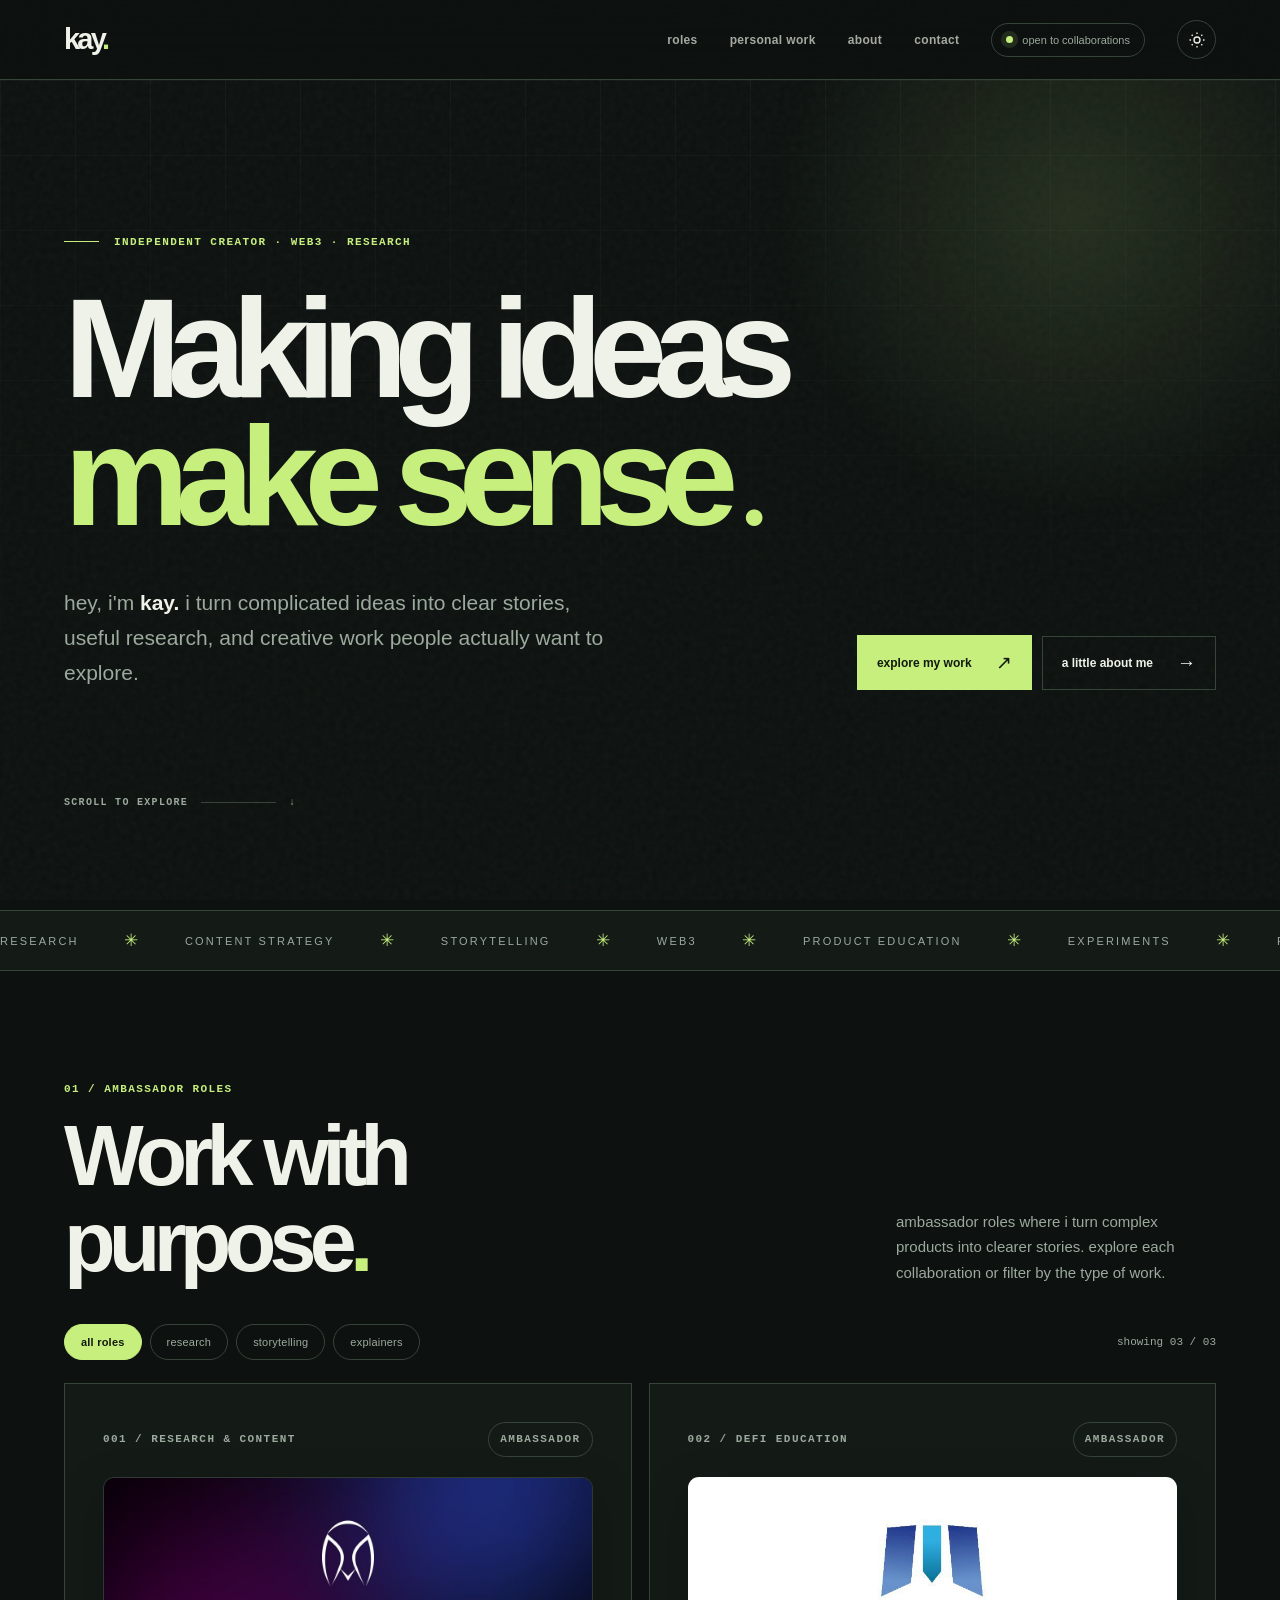
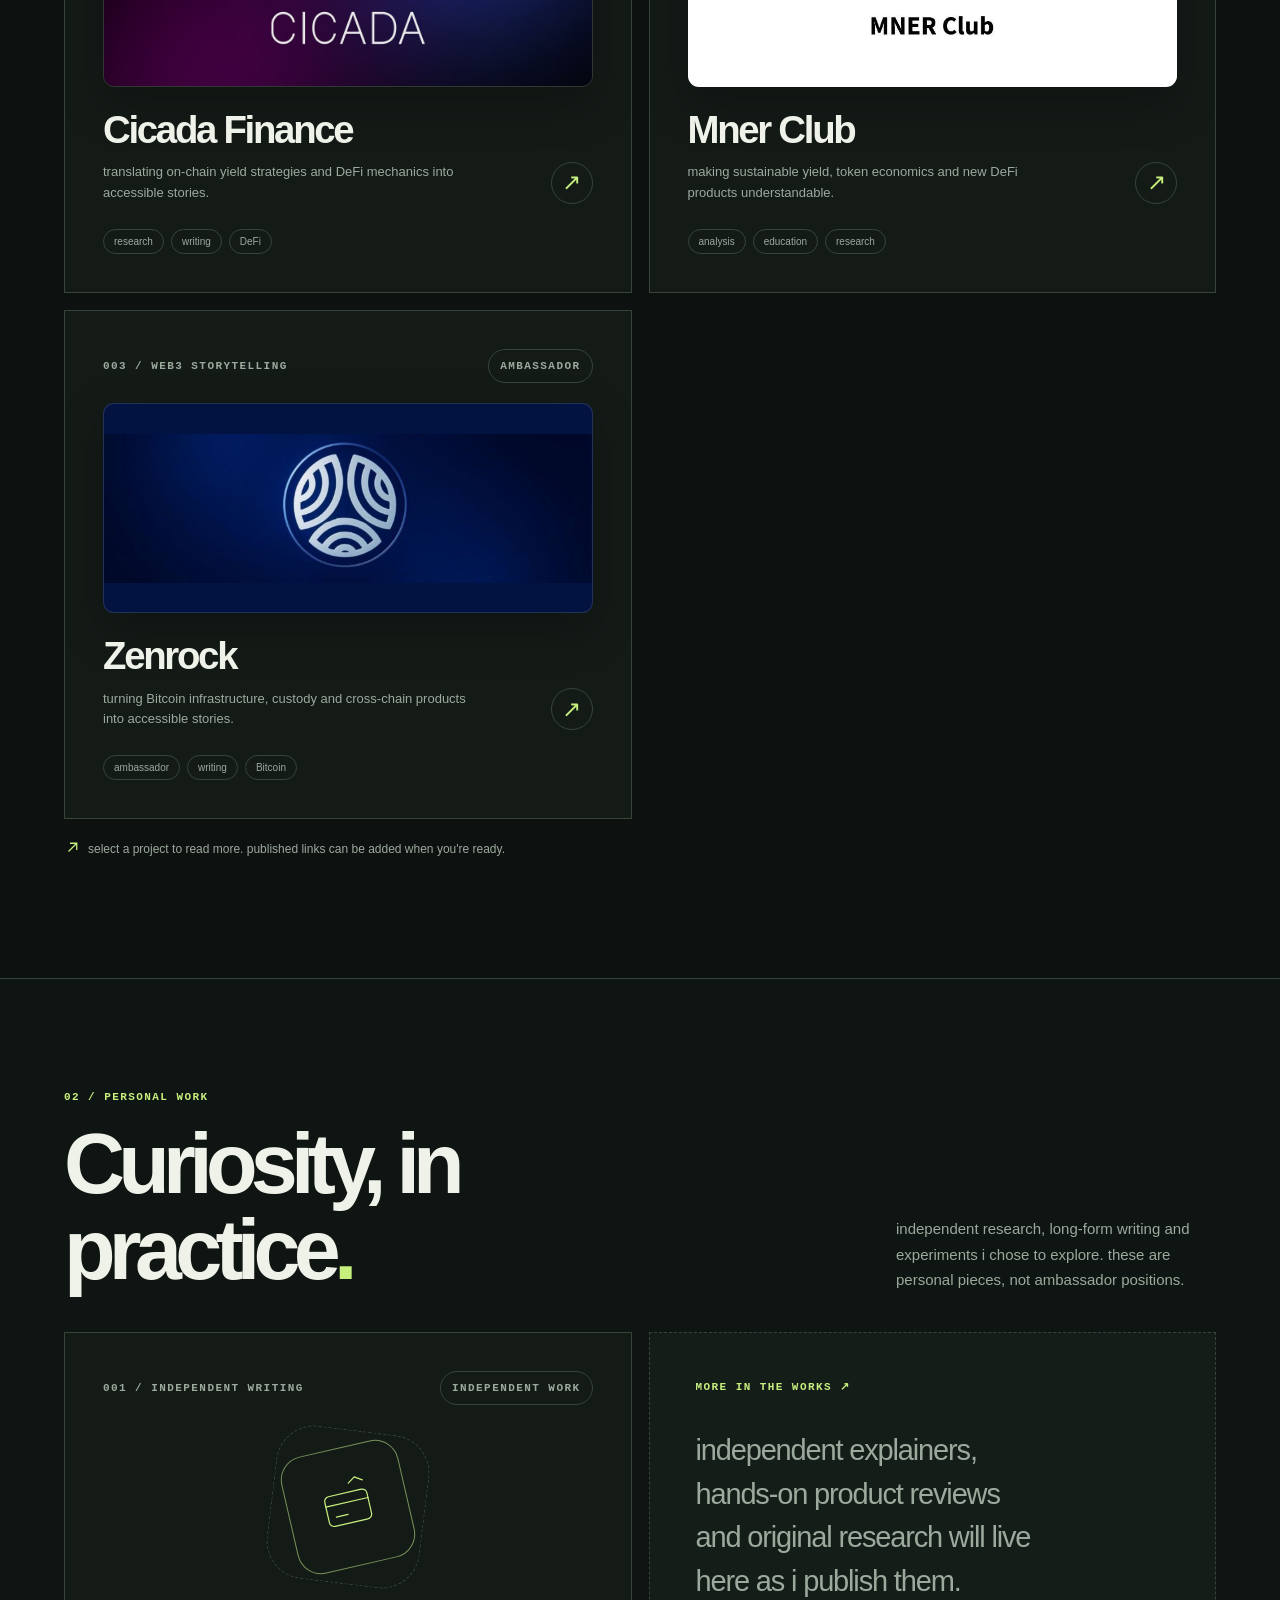
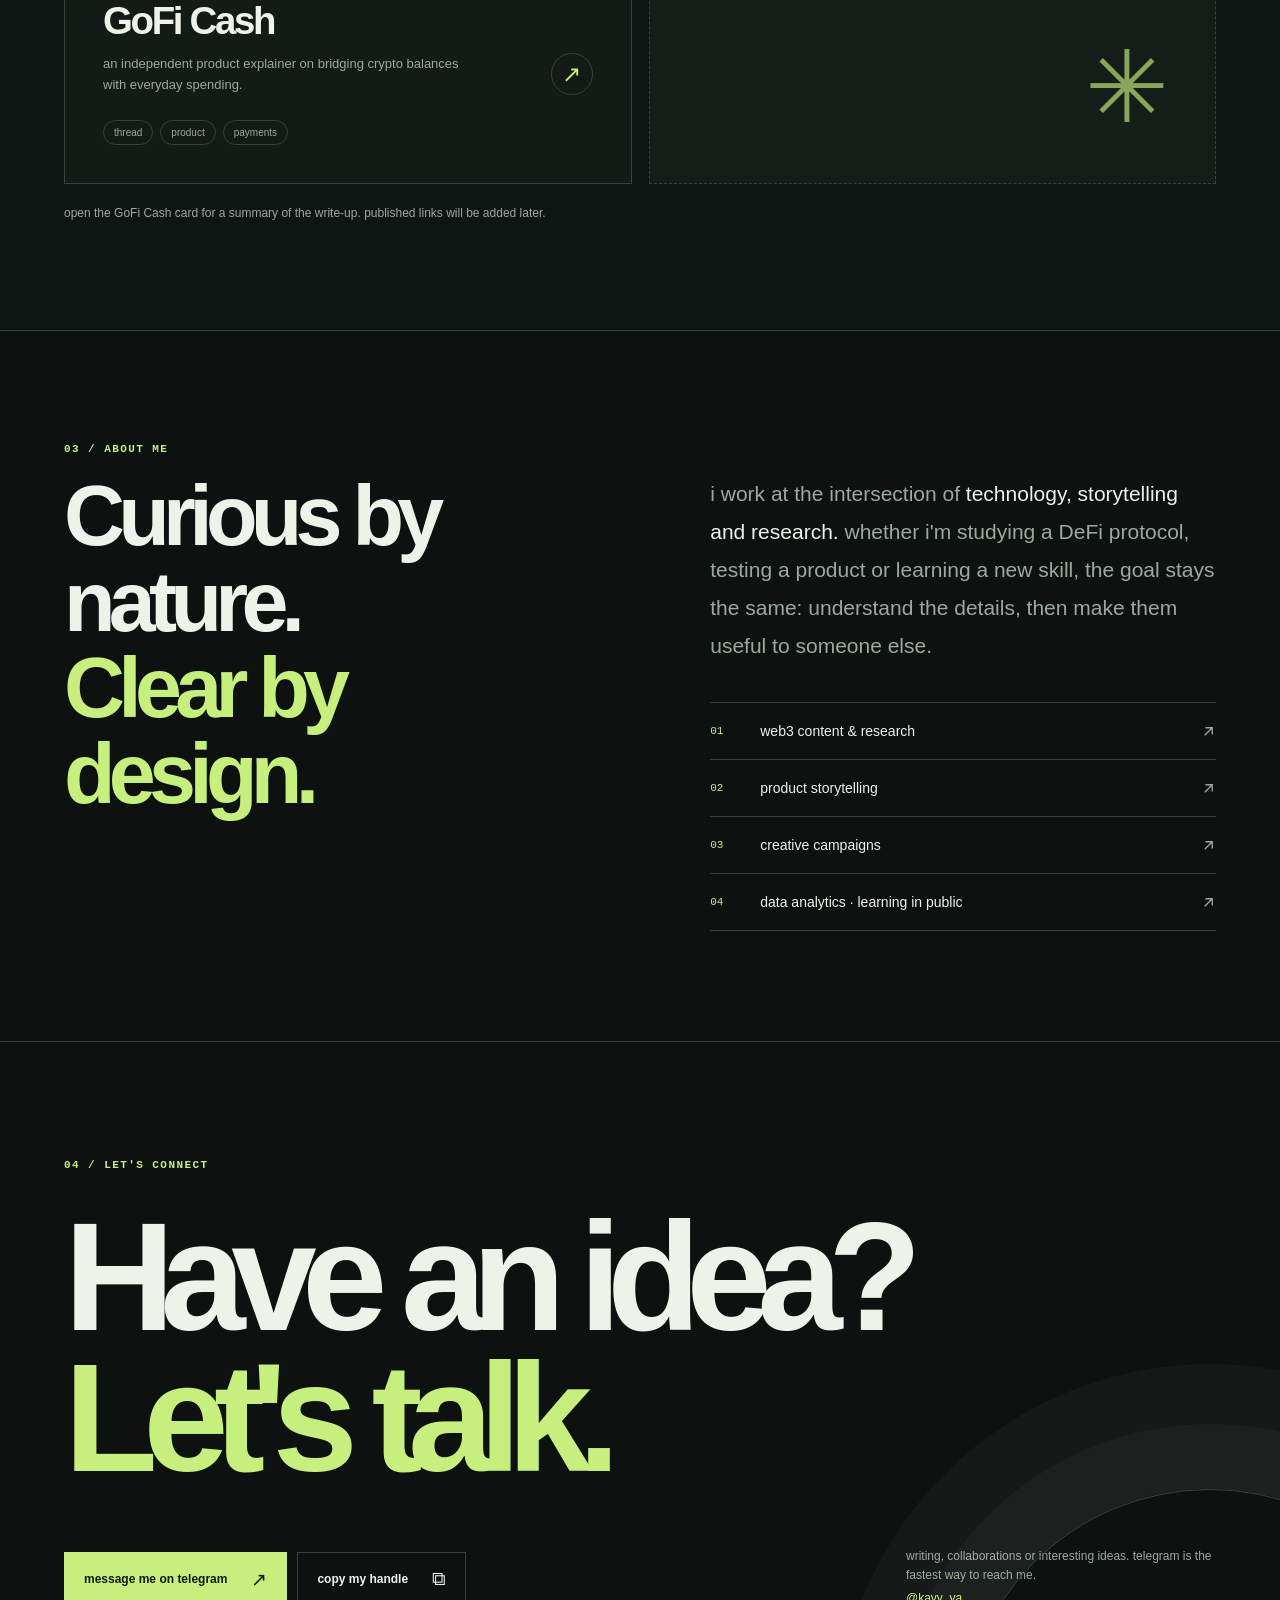
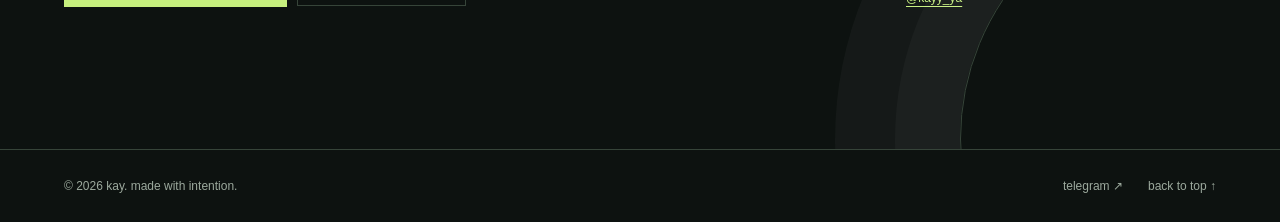
<file: index.html>
<!doctype html>
<html lang="en">
<head>
  <meta charset="utf-8">
  <meta name="viewport" content="width=device-width, initial-scale=1">
  <meta name="description" content="Kay — Web3 writer, researcher and creative storyteller. Explore selected work, ideas and collaborations.">
  <meta name="theme-color" content="#0d1210">
  <title>Kay — Making ideas make sense.</title>
  <style>
    :root{color-scheme:dark;--bg:#0d1210;--surface:#141b17;--surface-2:#1b261f;--text:#eef2e8;--muted:#9ca99d;--line:#364439;--accent:#c6ef7e;--accent-text:#12190d;--shadow:0 25px 80px #0005;--grid:#ffffff08}
    :root[data-theme="light"]{color-scheme:light;--bg:#f3f3ea;--surface:#fffef8;--surface-2:#e8eddf;--text:#1a271d;--muted:#617062;--line:#c5d0c1;--accent:#597d29;--accent-text:#fff;--shadow:0 25px 80px #1b291b24;--grid:#1830190a}
    *,*::before,*::after{box-sizing:border-box}html{scroll-behavior:smooth;scroll-padding-top:95px}body{margin:0;background:var(--bg);color:var(--text);font-family:Inter,"Segoe UI",Arial,sans-serif;-webkit-font-smoothing:antialiased;overflow-x:hidden;transition:background .35s,color .35s}button,a{font:inherit}a{color:inherit;text-decoration:none}button{cursor:pointer}button:focus-visible,a:focus-visible{outline:3px solid var(--accent);outline-offset:4px}::selection{background:var(--accent);color:var(--accent-text)}.container{max-width:1340px;margin:auto;padding-inline:clamp(22px,5vw,76px)}.mono{font:600 11px/1.5 "Courier New",monospace;letter-spacing:.13em;text-transform:uppercase}.muted{color:var(--muted)}.accent{color:var(--accent)}.progress{position:fixed;top:0;left:0;height:3px;width:0;background:var(--accent);z-index:100;transition:width .1s linear}.grain{position:fixed;inset:0;pointer-events:none;z-index:1;opacity:.16;background-image:url("data:image/svg+xml,%3Csvg viewBox='0 0 180 180' xmlns='http://www.w3.org/2000/svg'%3E%3Cfilter id='n'%3E%3CfeTurbulence type='fractalNoise' baseFrequency='.8' numOctaves='3' stitchTiles='stitch'/%3E%3C/filter%3E%3Crect width='100%25' height='100%25' filter='url(%23n)' opacity='.24'/%3E%3C/svg%3E")}.site-header{position:sticky;top:0;z-index:60;backdrop-filter:blur(24px);-webkit-backdrop-filter:blur(24px);border-bottom:1px solid var(--line);background:color-mix(in srgb,var(--bg) 88%,transparent)}.navbar{height:79px;display:flex;align-items:center;justify-content:space-between;gap:22px}.brand{font-size:29px;letter-spacing:-.095em;font-weight:850;line-height:1}.brand span{color:var(--accent)}.nav-right,.nav-links{display:flex;gap:clamp(14px,2.5vw,35px);align-items:center}.nav-links a{font-size:12px;font-weight:650;letter-spacing:.03em;position:relative;opacity:.68;transition:opacity .2s}.nav-links a:hover,.nav-links a.active{opacity:1}.nav-links a.active::after{content:"";position:absolute;width:5px;height:5px;bottom:-11px;left:calc(50% - 2px);border-radius:50%;background:var(--accent)}.icon-btn{display:inline-grid;place-items:center;width:39px;height:39px;background:transparent;border:1px solid var(--line);border-radius:50%;color:var(--text);transition:transform .2s,background .2s}.icon-btn:hover{transform:rotate(12deg);background:var(--surface-2)}.icon-btn svg{width:18px;height:18px;stroke:currentColor;fill:none;stroke-width:1.8}.available{display:flex;align-items:center;gap:9px;border:1px solid var(--line);border-radius:100px;padding:10px 14px;white-space:nowrap;font-size:11px;color:var(--muted)}.pulse{height:7px;width:7px;background:var(--accent);border-radius:50%;box-shadow:0 0 0 5px color-mix(in srgb,var(--accent) 12%,transparent);animation:pulse 2.2s ease-in-out infinite}
    .hero{position:relative;padding-top:clamp(90px,12vw,160px);padding-bottom:100px;min-height:680px;overflow:hidden}.hero::before{content:"";position:absolute;inset:0;opacity:1;pointer-events:none;background-image:linear-gradient(var(--grid) 1px,transparent 1px),linear-gradient(90deg,var(--grid) 1px,transparent 1px);background-size:75px 75px;mask-image:linear-gradient(to bottom,#000,transparent 85%)}.hero-glow{position:absolute;pointer-events:none;top:-190px;right:-120px;width:650px;height:650px;background:radial-gradient(circle,color-mix(in srgb,var(--accent) 13%,transparent),transparent 67%);transform:translate3d(var(--gx,0px),var(--gy,0px),0);transition:transform .32s ease-out}.hero-content{position:relative;z-index:2}.statusline{display:flex;gap:15px;align-items:center;color:var(--accent)}.statusline .dash{height:1px;width:35px;background:var(--accent)}.hero h1{font-size:clamp(70px,11vw,164px);font-weight:800;letter-spacing:-.098em;line-height:.91;max-width:1120px;margin:35px 0 45px}.hero h1 .last{display:inline-flex;align-items:center;gap:.11em}.hero h1 .punct{font-weight:400;font-family:Georgia,serif;font-style:italic}.hero-bottom{display:flex;justify-content:space-between;gap:36px;align-items:end}.lead{font-size:clamp(17px,2vw,21px);line-height:1.65;max-width:565px;color:var(--muted);margin:0}.lead strong{color:var(--text);font-weight:550}.cta-group{display:flex;flex-wrap:wrap;gap:10px;align-items:center}.button{appearance:none;border:1px solid var(--line);min-height:54px;display:inline-flex;align-items:center;justify-content:center;gap:24px;padding:15px 19px;font-size:12px;font-weight:750;background:transparent;color:var(--text);transition:background .23s,border .23s,transform .23s;white-space:nowrap}.button:hover{transform:translateY(-4px);background:var(--surface-2)}.button.primary{background:var(--accent);color:var(--accent-text);border-color:var(--accent)}.button.primary:hover{filter:brightness(1.07)}.button .arr{font-size:19px;font-weight:400}.scroll-note{display:flex;align-items:center;gap:13px;margin-top:105px;font-size:10px;color:var(--muted)}.scroll-note .line{height:1px;width:75px;background:var(--line)}.scroll-note svg{width:15px;stroke:var(--accent)}
    .ticker{border-block:1px solid var(--line);overflow:hidden;white-space:nowrap;padding:19px 0;background:var(--surface);color:var(--muted);font-size:11px;letter-spacing:.2em;text-transform:uppercase}.ticker-track{display:flex;width:max-content;animation:marquee 31s linear infinite;gap:45px}.ticker-track span{display:inline-flex;align-items:center;gap:45px}.ticker b{color:var(--accent);font-size:17px;font-weight:400}.ticker:hover .ticker-track{animation-play-state:paused}
    section{padding-block:110px;border-bottom:1px solid var(--line)}.section-header{display:flex;align-items:end;justify-content:space-between;gap:30px;margin-bottom:39px}.section-header h2,.about h2{font-size:clamp(48px,6.6vw,95px);letter-spacing:-.08em;line-height:1.02;margin:15px 0 0;font-weight:790}.section-header p{max-width:320px;color:var(--muted);font-size:15px;line-height:1.7;margin:0}.filterbar{display:flex;align-items:center;gap:8px;flex-wrap:wrap;margin:0 0 23px}.filter{border:1px solid var(--line);border-radius:100px;color:var(--muted);background:transparent;padding:11px 16px;font-size:11px;letter-spacing:.02em;transition:background .2s,color .2s,border .2s}.filter:hover{color:var(--text);border-color:var(--muted)}.filter[aria-pressed="true"]{color:var(--accent-text);background:var(--accent);border-color:var(--accent);font-weight:750}.count{font:11px "Courier New",monospace;margin-left:auto;color:var(--muted)}.project-grid{display:grid;grid-template-columns:repeat(2,minmax(0,1fr));gap:17px}.project{min-width:0;background:var(--surface);border:1px solid var(--line);position:relative;isolation:isolate;min-height:430px;overflow:hidden;transform-style:preserve-3d;transition:border-color .2s,transform .25s,box-shadow .25s;cursor:pointer}.project[hidden]{display:none}.project:hover{border-color:color-mix(in srgb,var(--accent) 60%,var(--line));box-shadow:var(--shadow)}.project:focus-visible{outline:3px solid var(--accent);outline-offset:3px}.project::before{content:"";position:absolute;inset:0;z-index:0;pointer-events:none;background:radial-gradient(420px circle at var(--mx,50%) var(--my,50%),color-mix(in srgb,var(--accent) 12%,transparent),transparent 60%);opacity:0;transition:opacity .3s}.project:hover::before{opacity:1}.project-inner{position:relative;z-index:1;min-height:430px;padding:clamp(25px,3vw,38px);display:flex;flex-direction:column}.project-top{display:flex;justify-content:space-between;align-items:center}.project-number{color:var(--muted)}.project-badge{border:1px solid var(--line);padding:8px 11px;border-radius:50px;color:var(--muted)}.project-mark{margin:42px 0 35px;flex:1;display:flex;align-items:center;justify-content:center;min-height:98px}.project-art{width:120px;height:120px;border:1px solid color-mix(in srgb,var(--accent) 45%,var(--line));display:grid;place-items:center;transform:rotate(-13deg);border-radius:24px;position:relative;transition:transform .4s cubic-bezier(.2,.8,.2,1)}.project-art::after{content:"";position:absolute;inset:-18px;border:1px dashed var(--line);border-radius:38px;transform:rotate(20deg)}.project:hover .project-art{transform:rotate(3deg) scale(1.08)}.project-art svg{width:64px;height:64px;fill:none;stroke:var(--accent);stroke-width:1.5;stroke-linecap:round;stroke-linejoin:round}.project-text{display:flex;justify-content:space-between;gap:16px;align-items:end}.project h3{font-size:clamp(29px,3vw,45px);line-height:1;letter-spacing:-.06em;margin:0 0 13px}.project p{line-height:1.6;font-size:13px;color:var(--muted);max-width:365px;margin:0}.project-arrow{display:grid;place-items:center;flex:none;width:42px;height:42px;border:1px solid var(--line);border-radius:50%;font-size:23px;color:var(--accent);transition:transform .2s,background .2s}.project:hover .project-arrow{transform:rotate(45deg);background:var(--surface-2)}.project-tags{display:flex;gap:7px;flex-wrap:wrap;margin-top:25px}.tag{border:1px solid var(--line);border-radius:100px;padding:6px 10px;color:var(--muted);font-size:10px}.hint{color:var(--muted);font-size:12px;display:flex;gap:9px;align-items:center;margin-top:22px}.hint svg{width:15px;stroke:var(--accent);fill:none;stroke-width:1.7}
    .about-grid{display:grid;grid-template-columns:1.05fr 1fr;gap:clamp(50px,9vw,150px)}.about h2{max-width:560px}.about-copy{padding-top:34px}.about-copy>p{font-size:clamp(17px,2vw,21px);line-height:1.8;color:var(--muted);margin:0 0 38px}.about-copy strong{color:var(--text);font-weight:500}.service{display:grid;grid-template-columns:35px 1fr auto;gap:15px;align-items:center;border-top:1px solid var(--line);padding:20px 0;font-size:14px}.service:last-child{border-bottom:1px solid var(--line)}.service .idx{color:var(--accent);font:11px "Courier New",monospace}.service svg{width:15px;stroke:var(--muted);fill:none;stroke-width:1.8;transition:transform .2s}.service:hover svg{transform:translate(3px,-3px)}
    .contact{position:relative;overflow:hidden;padding-block:115px 125px}.contact::before{content:"";position:absolute;width:500px;height:500px;right:-180px;bottom:-240px;border:1px solid var(--line);border-radius:50%;box-shadow:0 0 0 65px var(--grid),0 0 0 125px var(--grid);pointer-events:none}.contact h2{font-size:clamp(74px,12vw,160px);line-height:.92;letter-spacing:-.095em;margin:33px 0 45px;max-width:1040px}.contact-foot{display:flex;align-items:center;justify-content:space-between;gap:25px;flex-wrap:wrap}.contact .tiny{font-size:12px;max-width:310px;color:var(--muted);line-height:1.65}.copy-btn{background:transparent;border:0;color:var(--accent);font-size:12px;text-decoration:underline;text-underline-offset:4px;padding:3px 0}.foot{display:flex;justify-content:space-between;align-items:center;gap:25px;padding-block:29px;color:var(--muted);font-size:12px}.footlinks{display:flex;align-items:center;gap:25px}.foot a:hover{color:var(--accent)}.backtop{border:0;background:transparent;color:var(--muted);padding:0;font-size:12px}.backtop:hover{color:var(--accent)}
    dialog{color:var(--text);background:var(--surface);border:1px solid var(--line);padding:0;max-width:min(700px,calc(100vw - 34px));width:100%;max-height:min(85vh,850px);box-shadow:var(--shadow);overscroll-behavior:contain}dialog::backdrop{background:#000b;backdrop-filter:blur(8px)}dialog[open]{animation:dialog-in .25s ease-out}.dialog-content{padding:clamp(25px,5vw,52px);overflow:auto;max-height:85vh}.dialog-head{display:flex;justify-content:space-between;align-items:start;gap:20px}.dialog-title{font-size:clamp(42px,7vw,70px);letter-spacing:-.07em;line-height:1.02;margin:13px 0 20px}.dialog-close{flex:none}.dialog-intro{color:var(--muted);line-height:1.75;font-size:17px}.dialog-divider{border:0;border-top:1px solid var(--line);margin:29px 0}.dialog-content h4{font-size:12px;text-transform:uppercase;letter-spacing:.13em;color:var(--accent);margin:0 0 16px}.dialog-list{display:grid;gap:13px;padding:0;margin:0;list-style:none}.dialog-list li{padding-left:23px;position:relative;line-height:1.55;color:var(--muted)}.dialog-list li::before{content:"↗";position:absolute;left:0;color:var(--accent)}.dialog-actions{display:flex;justify-content:space-between;align-items:center;flex-wrap:wrap;gap:15px;margin-top:33px}.dialog-nav{display:flex;gap:8px}.dialog-nav button{border:1px solid var(--line);color:var(--text);background:transparent;padding:12px 16px;font-size:12px}.dialog-nav button:hover{background:var(--surface-2)}.toast{position:fixed;z-index:150;bottom:26px;left:50%;transform:translate(-50%,30px);background:var(--accent);color:var(--accent-text);padding:13px 20px;font-size:12px;font-weight:750;opacity:0;pointer-events:none;transition:opacity .25s,transform .25s;box-shadow:var(--shadow)}.toast.show{opacity:1;transform:translate(-50%,0)}
    .reveal{opacity:0;transform:translateY(22px);transition:opacity .8s,transform .8s}.reveal.visible{opacity:1;transform:none} @keyframes pulse{50%{box-shadow:0 0 0 9px color-mix(in srgb,var(--accent) 3%,transparent)}}@keyframes marquee{to{transform:translateX(-50%)}}@keyframes dialog-in{from{opacity:0;transform:translateY(18px) scale(.98)}to{opacity:1;transform:translateY(0) scale(1)}}
    @media(max-width:960px){.hero h1{font-size:clamp(69px,12vw,115px)}.hero-bottom{align-items:start;flex-direction:column}.about-grid{grid-template-columns:1fr;gap:25px}.about-copy{padding-top:0}.section-header{align-items:start;flex-direction:column}.project{min-height:395px}.project-inner{min-height:395px}}
    @media(max-width:680px){.container{padding-inline:21px}.navbar{height:68px}.nav-right{gap:11px}.available{display:none}.nav-links{gap:14px}.nav-links a{font-size:11px}.brand{font-size:26px}.icon-btn{width:34px;height:34px}.hero{min-height:640px;padding-top:98px;padding-bottom:55px}.hero h1{font-size:clamp(58px,13.5vw,92px);line-height:.97;margin:29px 0 40px}.lead{font-size:17px}.hero-bottom{gap:28px}.button{min-height:50px;padding:13px 17px}.scroll-note{margin-top:83px}.section-header h2,.about h2{font-size:clamp(42px,11vw,67px)}section{padding-block:78px}.project-grid{grid-template-columns:1fr}.project,.project-inner{min-height:390px}.project-art{width:100px;height:100px}.project-mark{margin-block:20px}.project h3{font-size:36px}.filterbar{gap:7px}.filter{padding:9px 12px}.count{flex-basis:100%;margin-top:8px}.contact h2{font-size:clamp(62px,13vw,100px)}.contact{padding-block:85px}.foot{flex-direction:column;align-items:start}.dialog-content{padding:28px 24px}}
    @media(max-width:390px){.nav-links{gap:10px}.nav-links a{font-size:10px}.hero h1{font-size:56px}.button{gap:12px;font-size:11px}.project-inner{padding:23px}.project h3{font-size:31px}}
    @media(prefers-reduced-motion:reduce){*,*::before,*::after{scroll-behavior:auto!important;animation-duration:.01ms!important;animation-iteration-count:1!important;transition-duration:.01ms!important}.reveal{opacity:1;transform:none}}

    /* Client-provided project artwork */
    .project-mark--image{margin:20px 0 24px;min-height:0;align-items:center}
    .project-cover{display:block;width:100%;height:auto;aspect-ratio:1200/630;max-height:210px;object-fit:cover;border:1px solid #ffffff20;border-radius:11px;box-shadow:0 16px 44px #0004;transition:transform .4s cubic-bezier(.2,.8,.2,1),box-shadow .4s ease}.project-cover--logo{object-fit:contain;background:#fff}.project-cover--wide{object-fit:contain;background:#021342}
    .project:hover .project-cover{transform:scale(1.035);box-shadow:0 22px 60px #0007}
    .dialog-cover{display:none;width:100%;aspect-ratio:1200/630;object-fit:cover;border-radius:12px;margin:20px 0 24px;border:1px solid var(--line)}
    .dialog-cover:not([hidden]){display:block}.dialog-cover--logo{object-fit:contain;background:white}.dialog-cover--wide{object-fit:contain;background:#021342}
    @media(prefers-reduced-motion:reduce){.project-cover{transition:none}.project:hover .project-cover{transform:none}}

    /* Distinct ambassador and personal work collections */
    .personal-work{background:color-mix(in srgb,var(--surface) 34%,var(--bg))}
    .personal-next{border:1px dashed var(--line);background:color-mix(in srgb,var(--surface-2) 45%,transparent);padding:clamp(28px,4vw,46px);display:flex;flex-direction:column;justify-content:space-between;min-height:430px;position:relative;overflow:hidden}
    .personal-next p{font-size:clamp(19px,2.3vw,29px);letter-spacing:-.04em;line-height:1.5;max-width:340px;color:var(--muted);margin:28px 0}
    .personal-glyph{color:var(--accent);font-size:100px;line-height:1;align-self:end;opacity:.65}
    @media(max-width:680px){.nav-links{gap:11px}.nav-links a{font-size:10px}.personal-next{min-height:290px}.personal-glyph{font-size:72px}}
    @media(max-width:390px){.nav-links{gap:8px}.nav-links a{font-size:9px}.brand{font-size:24px}}
  
    .resource-heading{margin:23px 0 12px}.resource-links{display:flex;gap:9px;flex-wrap:wrap}.resource-links a,.dialog-full-page{display:inline-flex;align-items:center;gap:9px;padding:11px 14px;border:1px solid var(--line);border-radius:6px;font-size:12px;font-weight:680;transition:.2s}.resource-links a:hover,.dialog-full-page:hover{border-color:var(--accent);color:var(--accent);transform:translateY(-2px)}.resource-note{font-size:12px;color:var(--muted);line-height:1.6;margin:14px 0 0}.dialog-full-page{color:var(--accent);border-color:color-mix(in srgb,var(--accent) 55%,var(--line));text-decoration:none}.dialog-actions{flex-wrap:wrap;gap:14px}.dialog-nav{margin-left:auto}
</style>
</head>
<body>
  <div class="progress" id="progress" aria-hidden="true"></div><div class="grain" aria-hidden="true"></div>
  <header class="site-header"><nav class="container navbar" aria-label="Main navigation">
    <a class="brand" href="#home" aria-label="Kay, return to top">kay<span>.</span></a>
    <div class="nav-right"><div class="nav-links"><a href="#work">roles</a><a href="#personal">personal work</a><a href="#about">about</a><a href="#contact">contact</a></div><div class="available"><span class="pulse"></span> open to collaborations</div><button id="theme-toggle" class="icon-btn" aria-label="Switch to light theme" title="Toggle colour theme"><svg viewBox="0 0 24 24" aria-hidden="true"><circle cx="12" cy="12" r="4"/><path d="M12 2v2m0 16v2M4.9 4.9l1.4 1.4m11.4 11.4 1.4 1.4M2 12h2m16 0h2M4.9 19.1l1.4-1.4M17.7 6.3l1.4-1.4"/></svg></button></div>
  </nav></header>
  <main>
    <div class="hero" id="home"><div class="hero-glow" aria-hidden="true"></div><div class="container hero-content"><div class="statusline mono reveal"><span class="dash"></span> independent creator · web3 · research</div><h1 class="reveal">Making ideas<br><span class="last accent">make sense<span class="punct">.</span></span></h1><div class="hero-bottom reveal"><p class="lead">hey, i'm <strong>kay.</strong> i turn complicated ideas into clear stories, useful research, and creative work people actually want to explore.</p><div class="cta-group"><a class="button primary" href="#work">explore my work <span class="arr" aria-hidden="true">↗</span></a><a class="button" href="#about">a little about me <span class="arr" aria-hidden="true">→</span></a></div></div><div class="scroll-note mono reveal">scroll to explore <span class="line"></span><span aria-hidden="true">↓</span></div></div></div>
    <div class="ticker" aria-label="Areas of work"><div class="ticker-track" aria-hidden="true"><span>research <b>✳</b> content strategy <b>✳</b> storytelling <b>✳</b> web3 <b>✳</b> product education <b>✳</b> experiments <b>✳</b></span><span>research <b>✳</b> content strategy <b>✳</b> storytelling <b>✳</b> web3 <b>✳</b> product education <b>✳</b> experiments <b>✳</b></span></div></div>
    <section id="work"><div class="container"><div class="section-header reveal"><div><div class="mono accent">01 / ambassador roles</div><h2>Work with<br>purpose<span class="accent">.</span></h2></div><p>ambassador roles where i turn complex products into clearer stories. explore each collaboration or filter by the type of work.</p></div><div class="filterbar reveal" role="group" aria-label="Filter portfolio projects"><button class="filter" aria-pressed="true" data-filter="all">all roles</button><button class="filter" aria-pressed="false" data-filter="research">research</button><button class="filter" aria-pressed="false" data-filter="storytelling">storytelling</button><button class="filter" aria-pressed="false" data-filter="explainers">explainers</button><span class="count" id="project-count" aria-live="polite">showing 03 / 03</span></div><div class="project-grid" id="project-grid">
      <article class="project reveal" data-id="cicada" data-categories="research explainers" tabindex="0" role="button" aria-label="Explore Cicada Finance project"><div class="project-inner"><div class="project-top"><span class="project-number mono">001 / RESEARCH & CONTENT</span><span class="project-badge mono">ambassador</span></div><div class="project-mark project-mark--image"><img class="project-cover" src="assets/cicada-finance.jpg" alt="Cicada Finance brand banner with white logo on a purple-to-blue gradient" loading="lazy"></div><div class="project-text"><div><h3>Cicada Finance</h3><p>translating on-chain yield strategies and DeFi mechanics into accessible stories.</p></div><span class="project-arrow" aria-hidden="true">↗</span></div><div class="project-tags"><span class="tag">research</span><span class="tag">writing</span><span class="tag">DeFi</span></div></div></article>
      <article class="project reveal" data-id="mner" data-categories="research explainers" tabindex="0" role="button" aria-label="Explore Mner Club project"><div class="project-inner"><div class="project-top"><span class="project-number mono">002 / DEFI EDUCATION</span><span class="project-badge mono">ambassador</span></div><div class="project-mark project-mark--image"><img class="project-cover project-cover--logo" src="assets/mner-club.jpg" alt="MNER Club logo with blue monogram on a white background" loading="lazy"></div><div class="project-text"><div><h3>Mner Club</h3><p>making sustainable yield, token economics and new DeFi products understandable.</p></div><span class="project-arrow" aria-hidden="true">↗</span></div><div class="project-tags"><span class="tag">analysis</span><span class="tag">education</span><span class="tag">research</span></div></div></article>
      <article class="project reveal" data-id="zenrock" data-categories="research storytelling" tabindex="0" role="button" aria-label="Explore Zenrock ambassador work"><div class="project-inner"><div class="project-top"><span class="project-number mono">003 / WEB3 STORYTELLING</span><span class="project-badge mono">ambassador</span></div><div class="project-mark project-mark--image"><img class="project-cover project-cover--wide" src="assets/zenrock.jpg" alt="Zenrock logo, a pale blue geometric emblem on a deep navy banner" loading="lazy"></div><div class="project-text"><div><h3>Zenrock</h3><p>turning Bitcoin infrastructure, custody and cross-chain products into accessible stories.</p></div><span class="project-arrow" aria-hidden="true">↗</span></div><div class="project-tags"><span class="tag">ambassador</span><span class="tag">writing</span><span class="tag">Bitcoin</span></div></div></article>
    </div><p class="hint"><svg viewBox="0 0 20 20" aria-hidden="true"><path d="M8 3h9v9m0-9L6 14"/></svg> select a project to read more. published links can be added when you're ready.</p></div></section>
    <section id="personal" class="personal-work"><div class="container"><div class="section-header reveal"><div><div class="mono accent">02 / personal work</div><h2>Curiosity, in<br>practice<span class="accent">.</span></h2></div><p>independent research, long-form writing and experiments i chose to explore. these are personal pieces, not ambassador positions.</p></div><div class="project-grid personal-grid">
      <article class="project reveal" data-id="gofi" data-categories="storytelling explainers" tabindex="0" role="button" aria-label="Explore GoFi Cash project"><div class="project-inner"><div class="project-top"><span class="project-number mono">001 / INDEPENDENT WRITING</span><span class="project-badge mono">independent work</span></div><div class="project-mark" aria-hidden="true"><div class="project-art"><svg viewBox="0 0 80 80"><rect x="13" y="22" width="54" height="38" rx="6"/><path d="M13 34h54M23 49h15"/><path d="m47 11 9-6 9 6"/></svg></div></div><div class="project-text"><div><h3>GoFi Cash</h3><p>an independent product explainer on bridging crypto balances with everyday spending.</p></div><span class="project-arrow" aria-hidden="true">↗</span></div><div class="project-tags"><span class="tag">thread</span><span class="tag">product</span><span class="tag">payments</span></div></div></article>
      <div class="personal-next reveal"><span class="mono accent">more in the works ↗</span><p>independent explainers, hands-on product reviews and original research will live here as i publish them.</p><span class="personal-glyph" aria-hidden="true">✳</span></div></div><div class="hint reveal">open the GoFi Cash card for a summary of the write-up. published links will be added later.</div></div></section>
    <section id="about" class="about"><div class="container about-grid"><div class="reveal"><div class="mono accent">03 / about me</div><h2>Curious by nature.<br><span class="accent">Clear by design.</span></h2></div><div class="about-copy reveal"><p>i work at the intersection of <strong>technology, storytelling and research.</strong> whether i'm studying a DeFi protocol, testing a product or learning a new skill, the goal stays the same: understand the details, then make them useful to someone else.</p><div class="service"><span class="idx">01</span><span>web3 content & research</span><svg viewBox="0 0 20 20"><path d="M5 15 15 5M6 5h9v9"/></svg></div><div class="service"><span class="idx">02</span><span>product storytelling</span><svg viewBox="0 0 20 20"><path d="M5 15 15 5M6 5h9v9"/></svg></div><div class="service"><span class="idx">03</span><span>creative campaigns</span><svg viewBox="0 0 20 20"><path d="M5 15 15 5M6 5h9v9"/></svg></div><div class="service"><span class="idx">04</span><span>data analytics · learning in public</span><svg viewBox="0 0 20 20"><path d="M5 15 15 5M6 5h9v9"/></svg></div></div></div></section>
    <section id="contact" class="contact"><div class="container reveal"><div class="mono accent">04 / let's connect</div><h2>Have an idea?<br><span class="accent">Let's talk.</span></h2><div class="contact-foot"><div class="cta-group"><a class="button primary" href="https://t.me/kayy_ya" target="_blank" rel="noopener noreferrer">message me on telegram <span class="arr" aria-hidden="true">↗</span></a><button class="button" id="copy-handle" type="button">copy my handle <span class="arr" aria-hidden="true">⧉</span></button></div><p class="tiny">writing, collaborations or interesting ideas. telegram is the fastest way to reach me. <br><button class="copy-btn" id="copy-handle-text" type="button">@kayy_ya</button></p></div></div></section>
  </main>
  <footer><div class="container foot"><div>© <span id="year"></span> kay. made with intention.</div><div class="footlinks"><a href="https://t.me/kayy_ya" target="_blank" rel="noopener noreferrer">telegram ↗</a><button class="backtop" id="back-to-top" type="button">back to top ↑</button></div></div></footer>
  <dialog id="project-dialog" aria-labelledby="dialog-title"><div class="dialog-content"><div class="dialog-head"><div class="mono accent" id="dialog-kicker">selected work</div><button class="icon-btn dialog-close" id="dialog-close" aria-label="Close project details" title="Close dialog"><svg viewBox="0 0 24 24"><path d="M5 5 19 19M19 5 5 19"/></svg></button></div><img id="dialog-cover" class="dialog-cover" src="assets/cicada-finance.jpg" alt="Cicada Finance brand banner" hidden><h3 class="dialog-title" id="dialog-title"></h3><p class="dialog-intro" id="dialog-intro"></p><hr class="dialog-divider"><h4>what i worked on</h4><ul class="dialog-list" id="dialog-list"></ul><div class="resource-heading mono accent">project links</div><div class="resource-links" id="dialog-links"></div><p class="resource-note">Selected published posts are now linked on the Cicada Finance page. Other project samples will be added as they are provided.</p><div class="dialog-actions"><a id="dialog-full-page" class="dialog-full-page" href="work/cicada-finance/">explore project page ↗</a><div class="dialog-nav"><button type="button" id="dialog-prev" aria-label="Previous project">← previous</button><button type="button" id="dialog-next" aria-label="Next project">next →</button></div></div></div></dialog>
  <div class="toast" id="toast" role="status" aria-live="polite"></div>
  <script>
  (()=>{
    const $=s=>document.querySelector(s), $$=s=>Array.from(document.querySelectorAll(s));
    const reduced=window.matchMedia('(prefers-reduced-motion: reduce)').matches;
    $('#year').textContent=new Date().getFullYear();
    let savedTheme;try{savedTheme=localStorage.getItem('kay-theme')}catch(e){}
    const applyTheme=mode=>{document.documentElement.dataset.theme=mode;$('#theme-toggle').setAttribute('aria-label',mode==='dark'?'Switch to light theme':'Switch to dark theme');document.querySelector('meta[name="theme-color"]').content=mode==='dark'?'#0d1210':'#f3f3ea'};
    applyTheme(savedTheme==='light'?'light':'dark');
    $('#theme-toggle').addEventListener('click',()=>{const t=document.documentElement.dataset.theme==='dark'?'light':'dark';applyTheme(t);try{localStorage.setItem('kay-theme',t)}catch(e){}});
    const updateScroll=()=>{const full=document.documentElement.scrollHeight-window.innerHeight;$('#progress').style.width=(full>0?window.scrollY/full*100:0)+'%';let active='';['work','personal','about','contact'].forEach(id=>{const r=document.getElementById(id).getBoundingClientRect();if(r.top<=140&&r.bottom>140)active=id});$$('.nav-links a').forEach(a=>a.classList.toggle('active',a.hash==='#'+active));};
    window.addEventListener('scroll',updateScroll,{passive:true});window.addEventListener('resize',updateScroll,{passive:true});updateScroll();
    if('IntersectionObserver' in window&&!reduced){const obs=new IntersectionObserver((entries)=>{entries.forEach(e=>{if(e.isIntersecting){e.target.classList.add('visible');obs.unobserve(e.target)}})},{threshold:.08});$$('.reveal').forEach(el=>obs.observe(el));}else $$('.reveal').forEach(el=>el.classList.add('visible'));
    if(!reduced&&window.matchMedia('(pointer:fine)').matches){const hero=$('.hero');hero.addEventListener('pointermove',e=>{const r=hero.getBoundingClientRect();hero.style.setProperty('--gx',((e.clientX-r.left-r.width/2)*.06)+'px');hero.style.setProperty('--gy',((e.clientY-r.top-r.height/2)*.06)+'px')});}
    const projectUrls={"cicada": [["Official website", "https://www.cicada.finance/"], ["X / Twitter", "https://x.com/CicadaFinance"], ["Documentation", "https://cicada-finance.gitbook.io/docs"]], "mner": [["Official website", "https://www.mner.club/"], ["X / Twitter", "https://x.com/mner_club"], ["Documentation", "https://docs.mner.club/"]], "zenrock": [["Official website", "https://zenrocklabs.io/"], ["X / Twitter", "https://x.com/Zenrock"], ["Documentation", "https://docs.zenrocklabs.io/"]], "gofi": [["Project website (reference)", "https://www.gofi.cash/"], ["Project X (reference)", "https://x.com/GoFiCash"]]};
    const pagePaths={"cicada": "work/cicada-finance/", "mner": "work/mner-club/", "zenrock": "work/zenrock/", "gofi": "personal/gofi-cash/"};
    const projects={
      cicada:{title:'Cicada Finance',kicker:'001 / ambassador · research & content',intro:'Making more technical parts of DeFi easier to follow, from yield strategies to product changes and the questions users should ask.',points:['Explained rtUSQ, yield mechanics and strategy design in plain language.','Covered product updates and ecosystem developments for a broader audience.','Created research-led educational content with an emphasis on clarity.']},
      mner:{title:'MNER Club',kicker:'002 / ambassador · DeFi education',intro:'Research and writing focused on sustainable yield, token economics and making complex DeFi concepts more approachable.',points:['Explored how yield works and what makes it sustainable.','Broke down token economics and product-related topics for community readers.','Connected technical explanations to practical questions users care about.']},
      zenrock:{title:'Zenrock',kicker:'003 / ambassador · Web3 storytelling',intro:'Educational content exploring Bitcoin-connected infrastructure and how digital assets move and operate across ecosystems.',points:['Explained Bitcoin-related products such as zenBTC and zenZEC.','Explored self-custody, cross-chain design and decentralized security concepts.','Made product and infrastructure updates easier for a broader audience to follow.']},
      gofi:{title:'GoFi Cash',kicker:'001 / personal work · independent writing',intro:'An independently written product explainer built around a familiar problem: having crypto available but not always being able to spend it where needed.',points:['Introduced GoFi Cash through everyday spending scenarios.','Explained crypto-funded virtual cards and eSIMs using practical examples.','Structured a multi-part thread around a simple problem-to-product narrative.']}
    };
    const cards=$$('#work .project'), allCards=$$('.project'), order=allCards.map(c=>c.dataset.id), dialog=$('#project-dialog');let current=0,priorFocus=null;
    function fillDialog(id){const p=projects[id];const cover = {cicada:{src:'assets/cicada-finance.jpg',alt:'Cicada Finance brand banner'},mner:{src:'assets/mner-club.jpg',alt:'MNER Club logo'},zenrock:{src:'assets/zenrock.jpg',alt:'Zenrock logo on a dark blue banner'}}[id];const coverElement=$('#dialog-cover');coverElement.hidden=!cover;coverElement.classList.toggle('dialog-cover--logo',id==='mner');coverElement.classList.toggle('dialog-cover--wide',id==='zenrock');if(cover){coverElement.src=cover.src;coverElement.alt=cover.alt;}$('#dialog-title').textContent=p.title;$('#dialog-kicker').textContent=p.kicker;$('#dialog-intro').textContent=p.intro;$('#dialog-list').replaceChildren(...p.points.map(str=>{let li=document.createElement('li');li.textContent=str;return li}));const links=$('#dialog-links');links.replaceChildren(...projectUrls[id].map(([name,url])=>{const a=document.createElement('a');a.textContent=name+' ↗';a.href=url;a.target='_blank';a.rel='noopener noreferrer';return a}));$('#dialog-full-page').href=pagePaths[id];current=order.indexOf(id);$('.dialog-content').scrollTop=0;}
    function openProject(id){priorFocus=document.activeElement;fillDialog(id);if(typeof dialog.showModal==='function')dialog.showModal();else dialog.setAttribute('open','');}
    allCards.forEach(card=>{card.addEventListener('click',()=>openProject(card.dataset.id));card.addEventListener('keydown',e=>{if(e.key==='Enter'||e.key===' '){e.preventDefault();openProject(card.dataset.id)}});if(!reduced&&window.matchMedia('(pointer:fine)').matches){card.addEventListener('pointermove',e=>{const r=card.getBoundingClientRect();card.style.setProperty('--mx',(e.clientX-r.left)+'px');card.style.setProperty('--my',(e.clientY-r.top)+'px');});}});
    const closeDialog=()=>{dialog.close?dialog.close():dialog.removeAttribute('open')};$('#dialog-close').addEventListener('click',closeDialog);dialog.addEventListener('click',e=>{if(e.target===dialog)closeDialog()});dialog.addEventListener('close',()=>{if(priorFocus&&priorFocus.focus)priorFocus.focus()});
    const adjacent=delta=>fillDialog(order[(current+delta+order.length)%order.length]);$('#dialog-prev').addEventListener('click',()=>adjacent(-1));$('#dialog-next').addEventListener('click',()=>adjacent(1));
    $$('.filter').forEach(btn=>btn.addEventListener('click',()=>{const filter=btn.dataset.filter;$$('.filter').forEach(b=>b.setAttribute('aria-pressed',String(b===btn)));let n=0;cards.forEach(card=>{const show=filter==='all'||card.dataset.categories.split(' ').includes(filter);card.hidden=!show;if(show)n++});$('#project-count').textContent=`showing ${String(n).padStart(2,'0')} / ${String(cards.length).padStart(2,'0')}`;}));
    let toastTimer;function toast(message){const el=$('#toast');el.textContent=message;el.classList.add('show');clearTimeout(toastTimer);toastTimer=setTimeout(()=>el.classList.remove('show'),2700)}
    async function copyHandle(){try{if(navigator.clipboard&&window.isSecureContext){await navigator.clipboard.writeText('@kayy_ya');toast('telegram handle copied ✓')}else{const area=document.createElement('textarea');area.value='@kayy_ya';area.style.position='fixed';area.style.opacity='0';document.body.append(area);area.select();const ok=document.execCommand('copy');area.remove();if(ok)toast('telegram handle copied ✓');else toast('handle: @kayy_ya')}}catch(e){toast('handle: @kayy_ya')}}
    $('#copy-handle').addEventListener('click',copyHandle);$('#copy-handle-text').addEventListener('click',copyHandle);$('#back-to-top').addEventListener('click',()=>window.scrollTo({top:0,behavior:reduced?'instant':'smooth'}));
  })();
  </script>
</body>
</html>
</file>
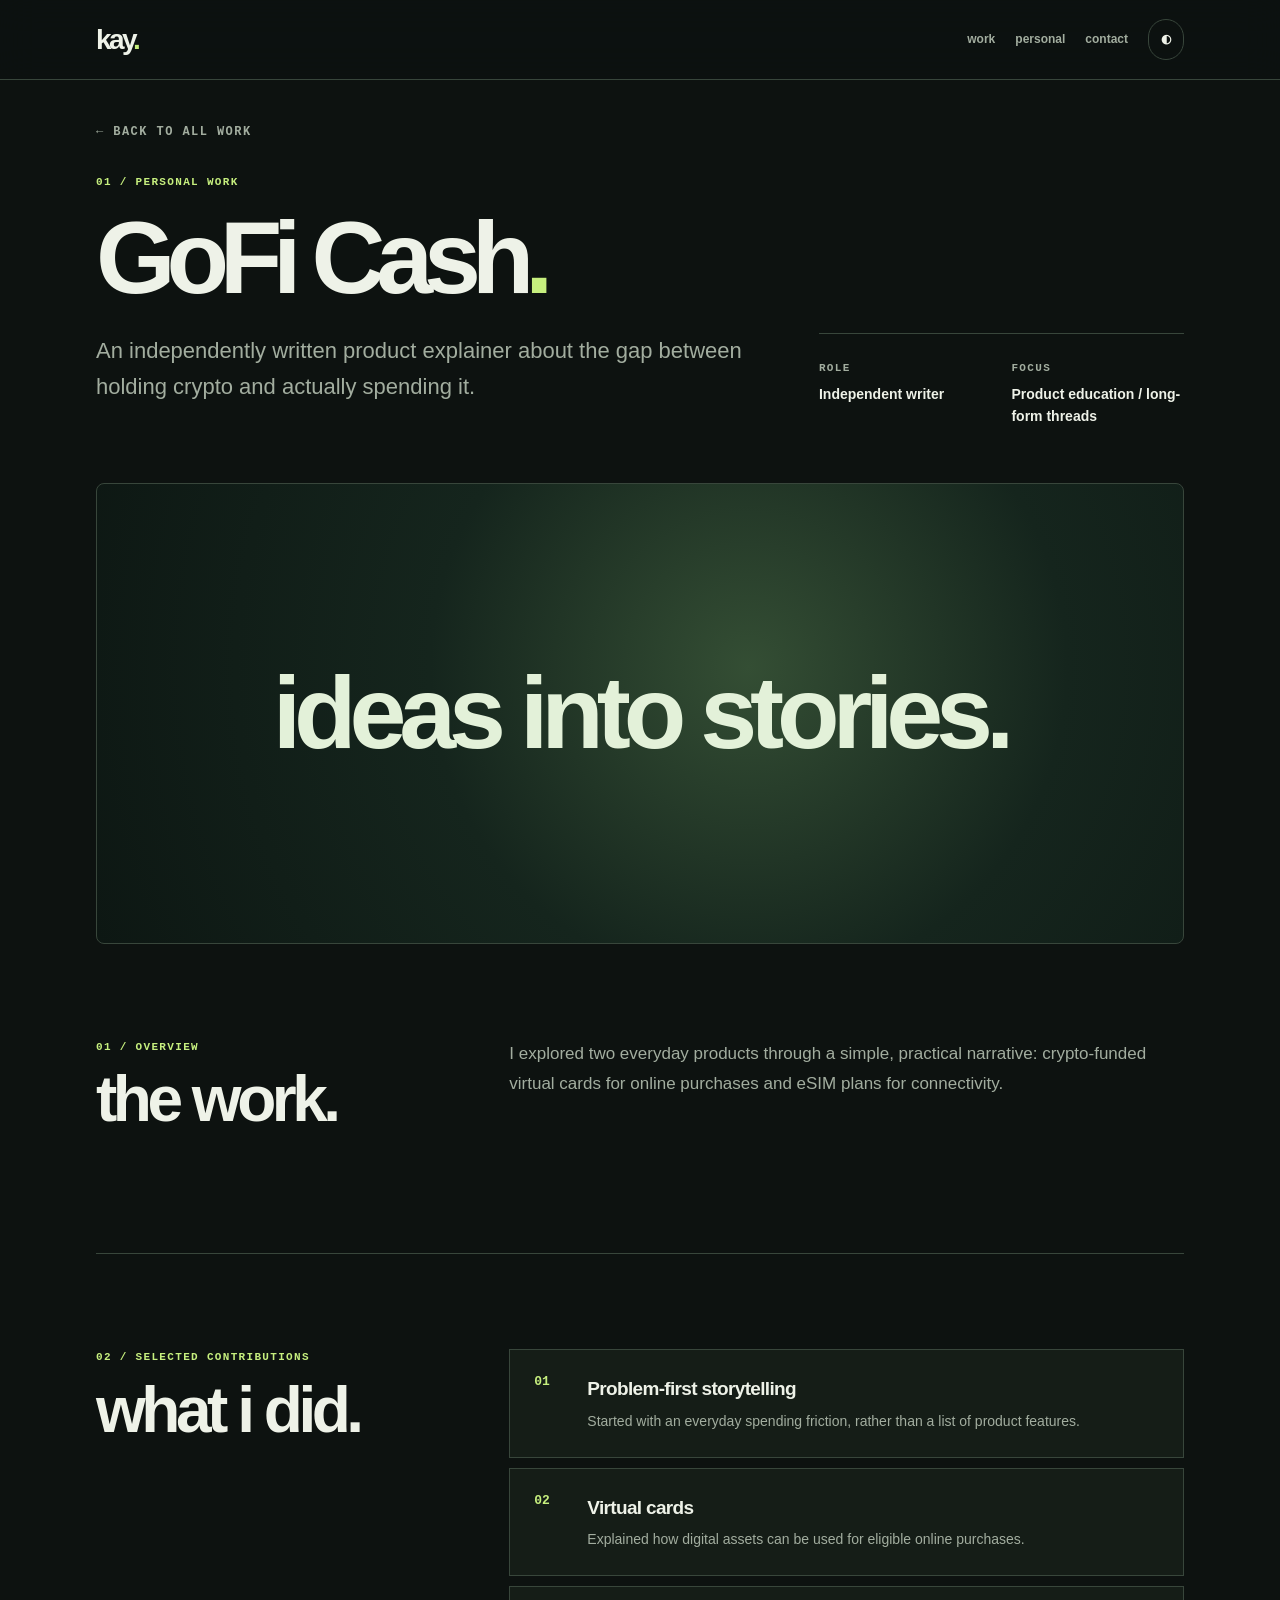
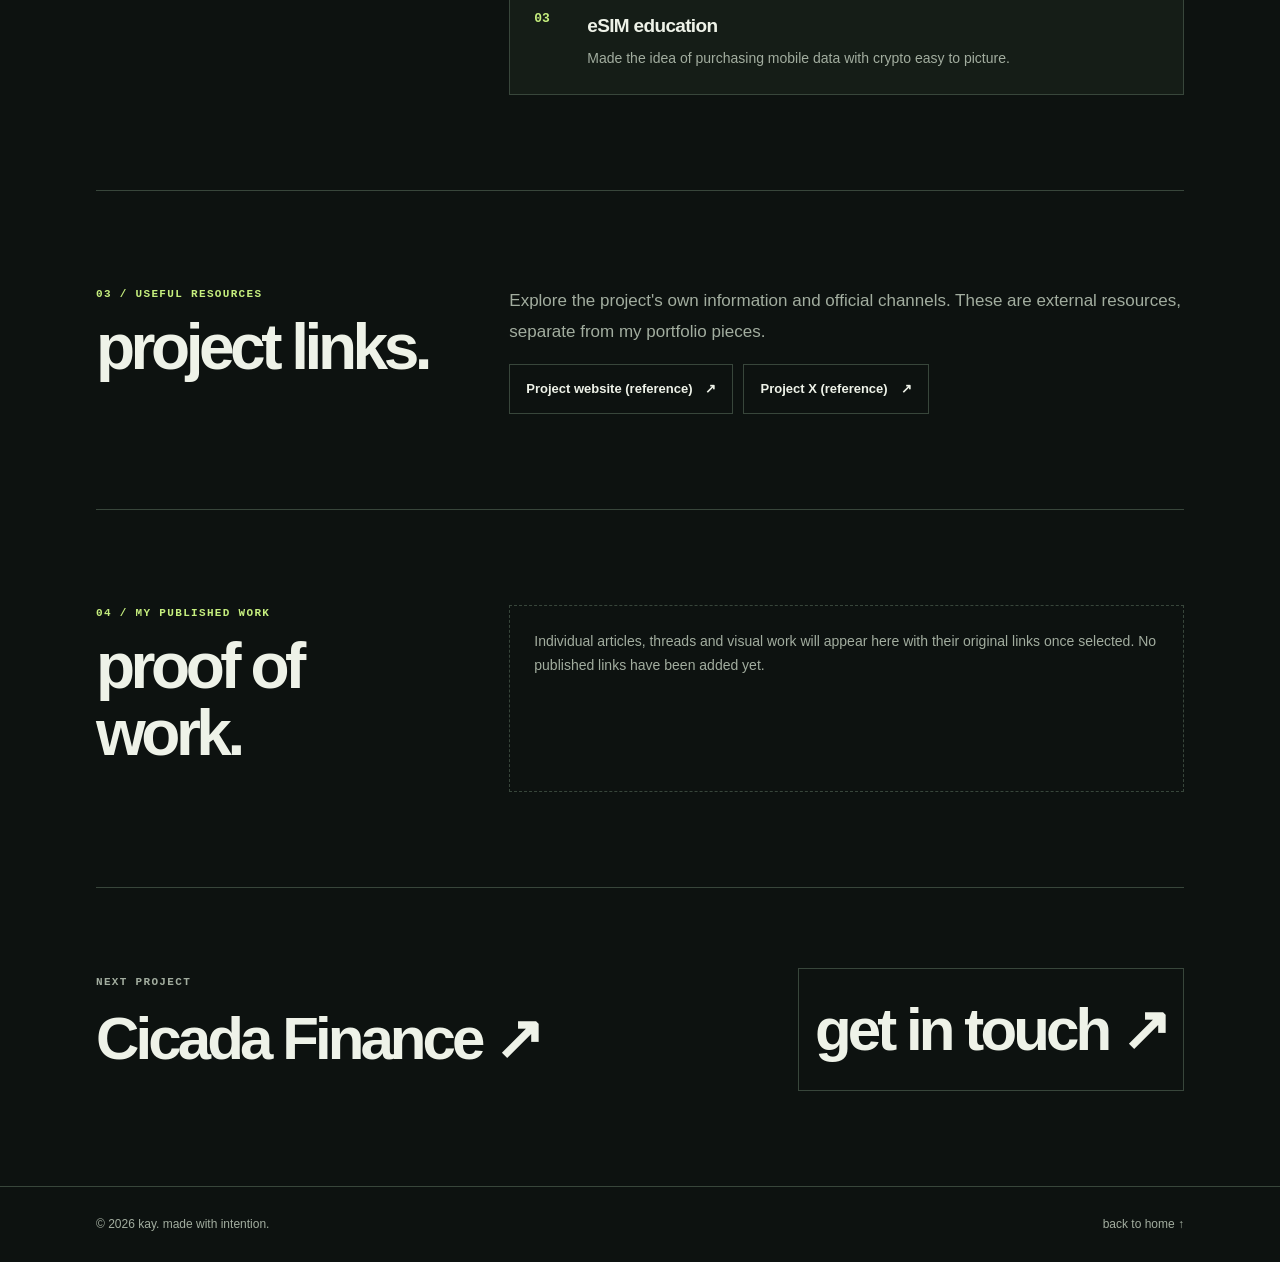
<file: personal/gofi-cash/index.html>
<!doctype html><html lang="en"><head><meta charset="utf-8"><meta name="viewport" content="width=device-width,initial-scale=1"><meta name="description" content="GoFi Cash — selected work by Kay."><meta name="theme-color" content="#0d1210"><title>GoFi Cash — Kay's portfolio</title><link rel="stylesheet" href="../../project.css"></head><body><header class="header"><div class="wrap nav"><a class="logo" href="../../" aria-label="Kay home">kay<span>.</span></a><nav class="navlinks" aria-label="Main navigation"><a href="../../#work">work</a><a href="../../#personal">personal</a><a href="../../#contact">contact</a><button class="switch" id="theme" type="button" aria-label="Toggle light and dark mode">◐</button></nav></div></header><main class="wrap"><a class="back mono" href="../../#work">← back to all work</a><section class="topgrid"><div><div class="mono accent">01 / personal work</div><h1 class="title">GoFi Cash<span class="accent">.</span></h1><p class="intro">An independently written product explainer about the gap between holding crypto and actually spending it.</p></div><div class="meta"><div><span class="mono muted">role</span><strong>Independent writer</strong></div><div><span class="mono muted">focus</span><strong>Product education / long-form threads</strong></div></div></section><div class="imageframe noimage">ideas into stories.</div><section class="cols"><div><div class="mono accent">01 / overview</div><h2>the work.</h2></div><div><p class="bodycopy">I explored two everyday products through a simple, practical narrative: crypto-funded virtual cards for online purchases and eSIM plans for connectivity.</p></div></section><section class="cols"><div><div class="mono accent">02 / selected contributions</div><h2>what i did.</h2></div><div class="items"><article class="item"><span class="num">01</span><div><h3>Problem-first storytelling</h3><p>Started with an everyday spending friction, rather than a list of product features.</p></div></article><article class="item"><span class="num">02</span><div><h3>Virtual cards</h3><p>Explained how digital assets can be used for eligible online purchases.</p></div></article><article class="item"><span class="num">03</span><div><h3>eSIM education</h3><p>Made the idea of purchasing mobile data with crypto easy to picture.</p></div></article></div></section><section class="cols"><div><div class="mono accent">03 / useful resources</div><h2>project links.</h2></div><div><p class="bodycopy">Explore the project's own information and official channels. These are external resources, separate from my portfolio pieces.</p><div class="links"><a class="out" href="https://www.gofi.cash/" target="_blank" rel="noopener noreferrer">Project website (reference) <span aria-hidden="true">↗</span></a><a class="out" href="https://x.com/GoFiCash" target="_blank" rel="noopener noreferrer">Project X (reference) <span aria-hidden="true">↗</span></a></div></div></section><section class="cols"><div><div class="mono accent">04 / my published work</div><h2>proof of work.</h2></div><div class="sample-note">Individual articles, threads and visual work will appear here with their original links once selected. No published links have been added yet.</div></section><div class="next"><div><div class="mono muted">next project</div><a href="../../work/cicada-finance/">Cicada Finance ↗</a></div><a class="out" href="../../#contact">get in touch ↗</a></div></main><footer><div class="wrap foot"><span>© <span id="year"></span> kay. made with intention.</span><a href="../../">back to home ↑</a></div></footer><script>(()=>{document.getElementById('year').textContent=new Date().getFullYear();const btn=document.getElementById('theme');let theme='dark';try{theme=localStorage.getItem('kay-theme')==='light'?'light':'dark'}catch(e){}function apply(){document.documentElement.dataset.theme=theme;btn.setAttribute('aria-label',theme==='dark'?'Switch to light theme':'Switch to dark theme')}apply();btn.addEventListener('click',()=>{theme=theme==='dark'?'light':'dark';apply();try{localStorage.setItem('kay-theme',theme)}catch(e){}})})()</script></body></html>
</file>
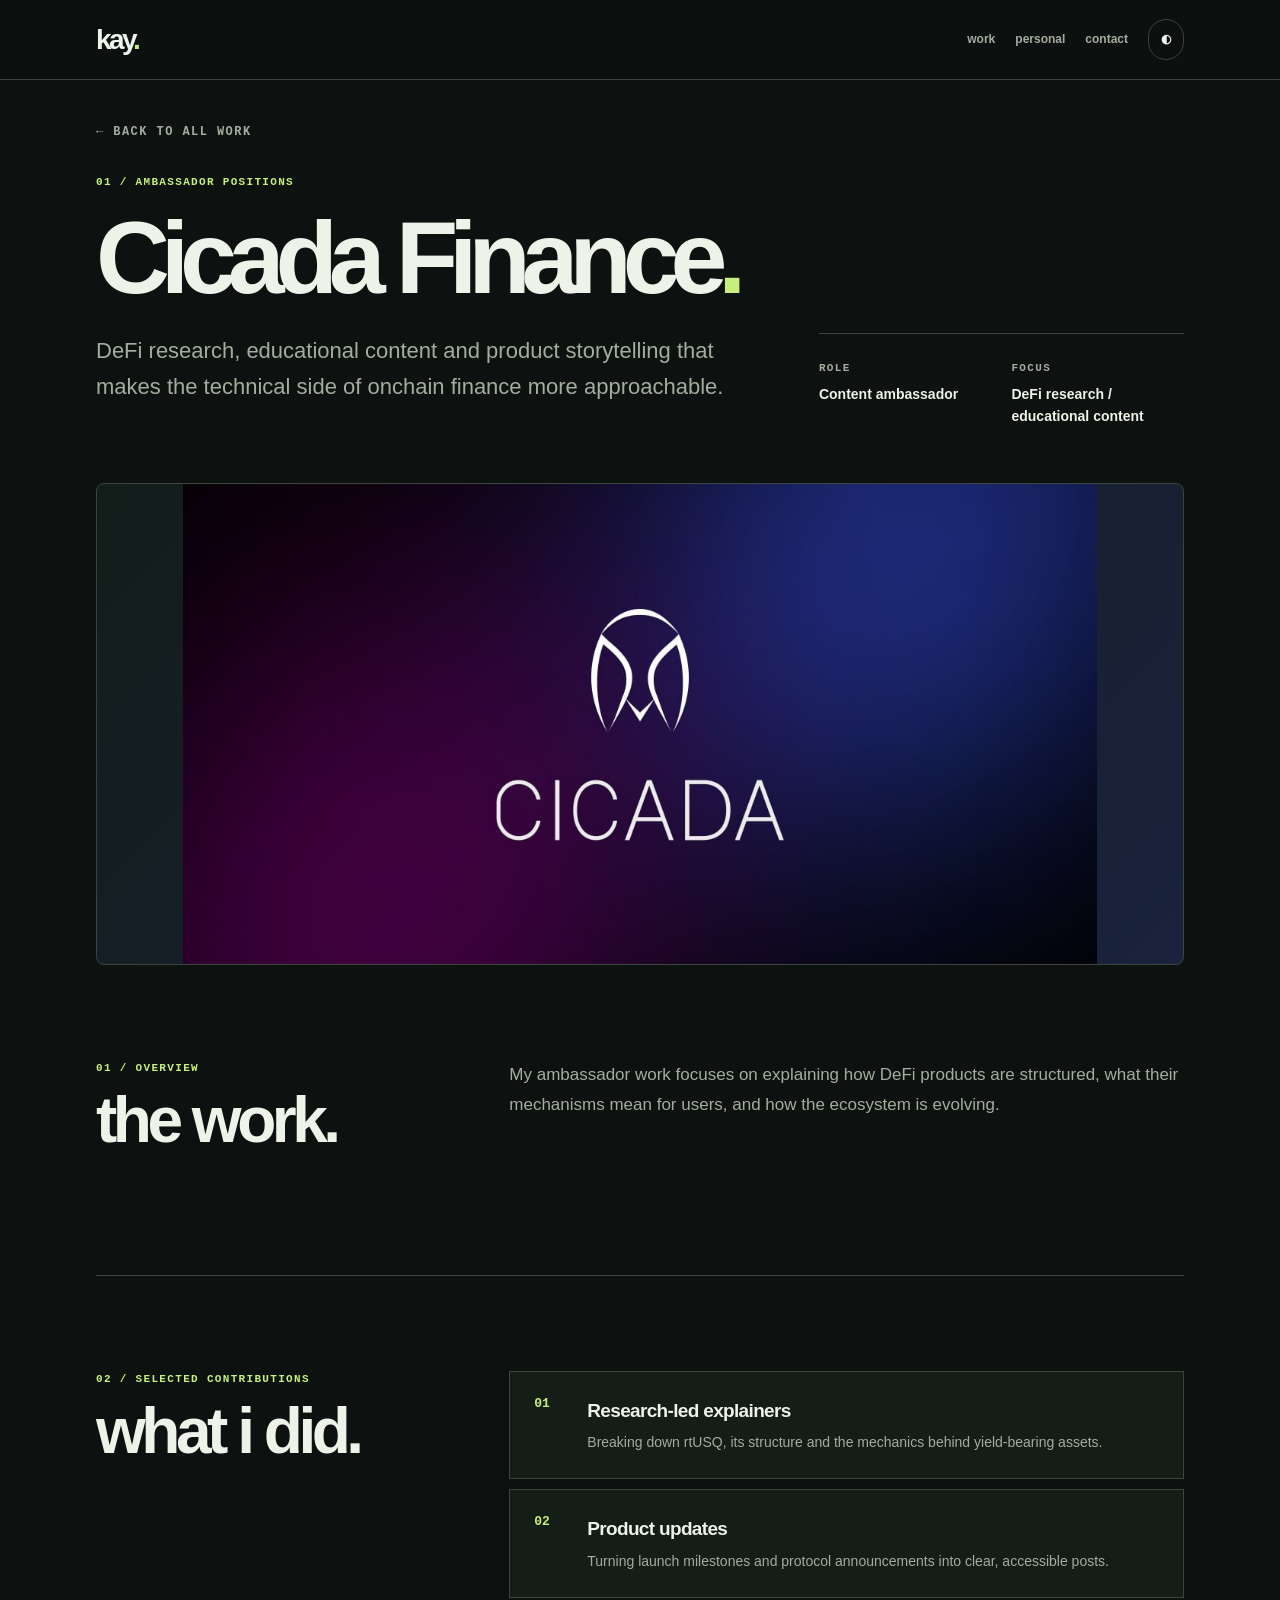
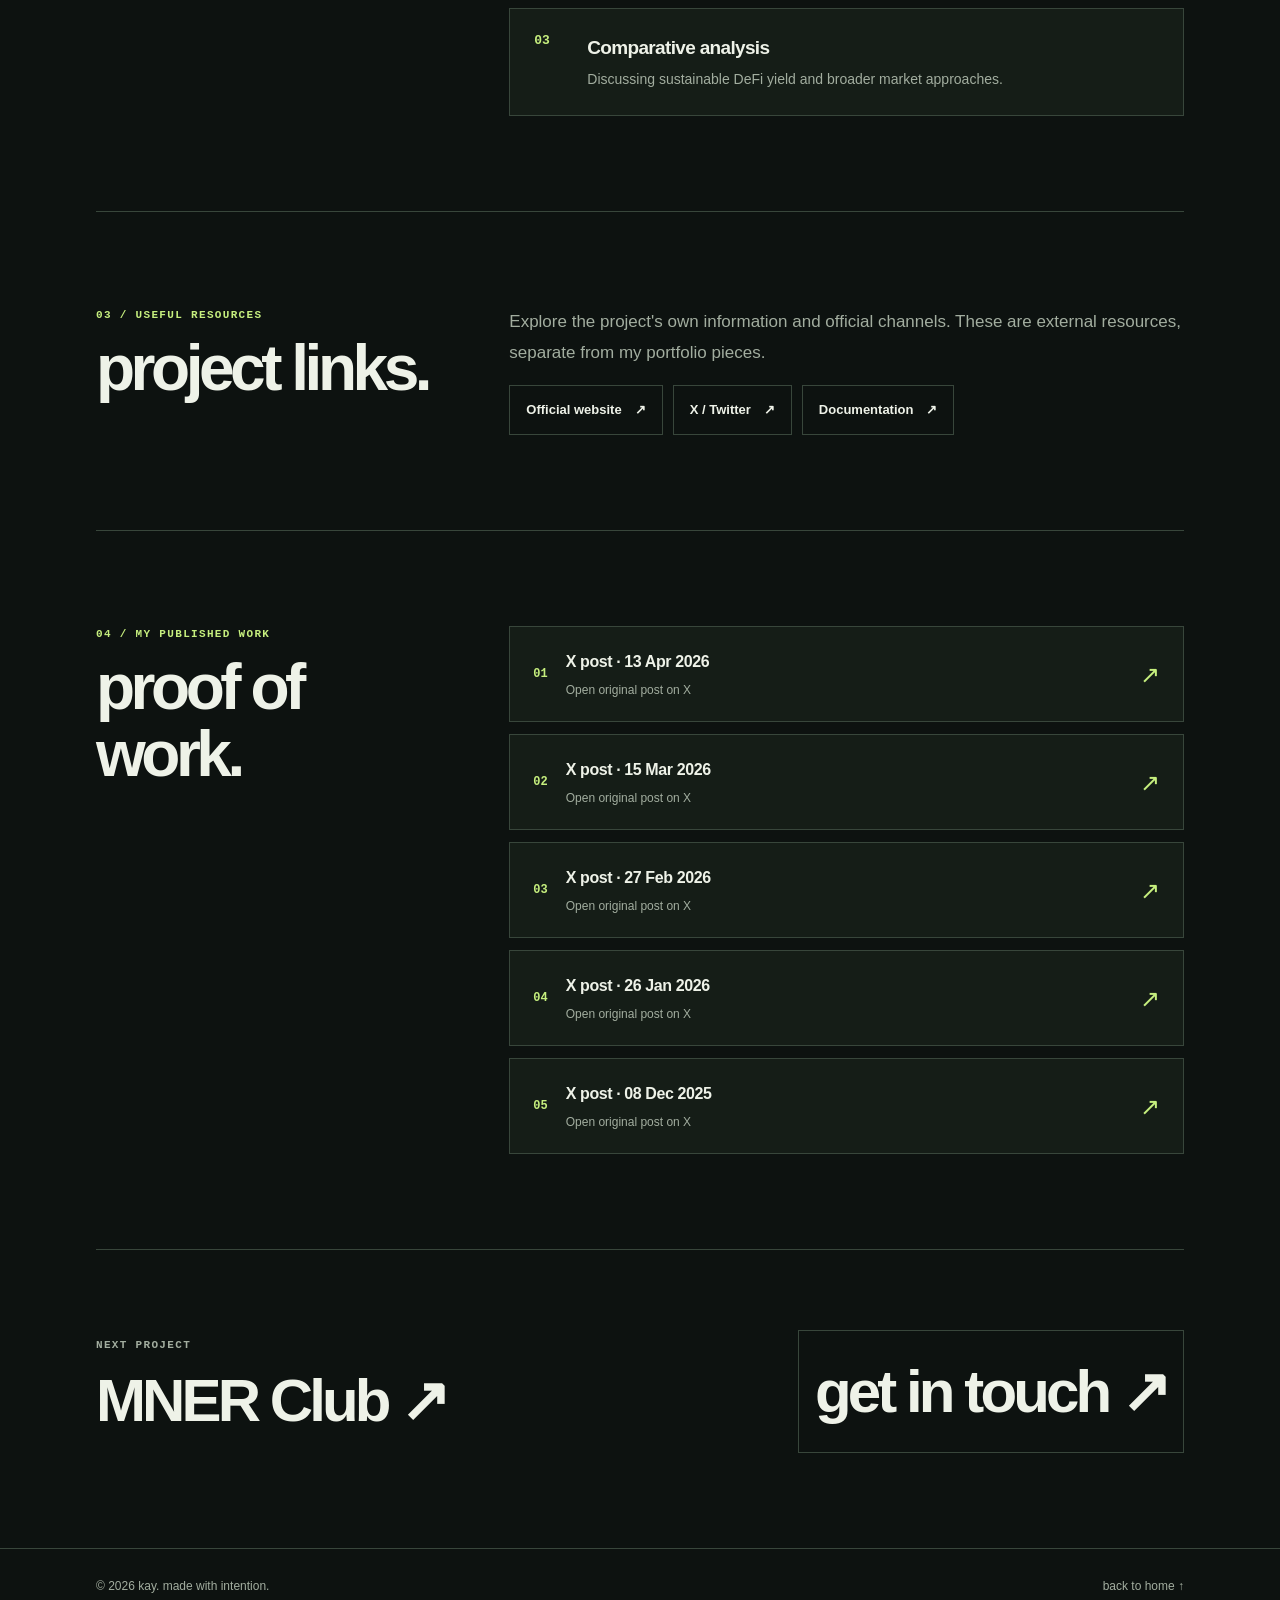
<file: work/cicada-finance/index.html>
<!DOCTYPE html>

<html lang="en"><head><meta charset="utf-8"/><meta content="width=device-width,initial-scale=1" name="viewport"/><meta content="Cicada Finance — selected work by Kay." name="description"/><meta content="#0d1210" name="theme-color"/><title>Cicada Finance — Kay's portfolio</title><link href="../../project.css" rel="stylesheet"/></head><body><header class="header"><div class="wrap nav"><a aria-label="Kay home" class="logo" href="../../">kay<span>.</span></a><nav aria-label="Main navigation" class="navlinks"><a href="../../#work">work</a><a href="../../#personal">personal</a><a href="../../#contact">contact</a><button aria-label="Toggle light and dark mode" class="switch" id="theme" type="button">◐</button></nav></div></header><main class="wrap"><a class="back mono" href="../../#work">← back to all work</a><section class="topgrid"><div><div class="mono accent">01 / ambassador positions</div><h1 class="title">Cicada Finance<span class="accent">.</span></h1><p class="intro">DeFi research, educational content and product storytelling that makes the technical side of onchain finance more approachable.</p></div><div class="meta"><div><span class="mono muted">role</span><strong>Content ambassador</strong></div><div><span class="mono muted">focus</span><strong>DeFi research / educational content</strong></div></div></section><div class="imageframe"><img alt="Purple to blue Cicada Finance brand banner" src="../../assets/cicada-finance.jpg"/></div><section class="cols"><div><div class="mono accent">01 / overview</div><h2>the work.</h2></div><div><p class="bodycopy">My ambassador work focuses on explaining how DeFi products are structured, what their mechanisms mean for users, and how the ecosystem is evolving.</p></div></section><section class="cols"><div><div class="mono accent">02 / selected contributions</div><h2>what i did.</h2></div><div class="items"><article class="item"><span class="num">01</span><div><h3>Research-led explainers</h3><p>Breaking down rtUSQ, its structure and the mechanics behind yield-bearing assets.</p></div></article><article class="item"><span class="num">02</span><div><h3>Product updates</h3><p>Turning launch milestones and protocol announcements into clear, accessible posts.</p></div></article><article class="item"><span class="num">03</span><div><h3>Comparative analysis</h3><p>Discussing sustainable DeFi yield and broader market approaches.</p></div></article></div></section><section class="cols"><div><div class="mono accent">03 / useful resources</div><h2>project links.</h2></div><div><p class="bodycopy">Explore the project's own information and official channels. These are external resources, separate from my portfolio pieces.</p><div class="links"><a class="out" href="https://www.cicada.finance/" rel="noopener noreferrer" target="_blank">Official website <span aria-hidden="true">↗</span></a><a class="out" href="https://x.com/CicadaFinance" rel="noopener noreferrer" target="_blank">X / Twitter <span aria-hidden="true">↗</span></a><a class="out" href="https://cicada-finance.gitbook.io/docs" rel="noopener noreferrer" target="_blank">Documentation <span aria-hidden="true">↗</span></a></div></div></section><section class="cols"><div><div class="mono accent">04 / my published work</div><h2>proof of work.</h2></div><div class="posts-list"><a aria-label="View X post dated 13 April 2026 in new tab" class="post-card" href="https://x.com/Yuiopuyaa/status/2043566617196425280" rel="noopener noreferrer" target="_blank"><span class="post-num">01</span><span class="post-main"><strong>X post · 13 Apr 2026</strong><small>Open original post on X</small></span><span aria-hidden="true" class="post-arrow">↗</span></a><a aria-label="View X post dated 15 March 2026 in new tab" class="post-card" href="https://x.com/Yuiopuyaa/status/2033316484563304512" rel="noopener noreferrer" target="_blank"><span class="post-num">02</span><span class="post-main"><strong>X post · 15 Mar 2026</strong><small>Open original post on X</small></span><span aria-hidden="true" class="post-arrow">↗</span></a><a aria-label="View X post dated 27 February 2026 in new tab" class="post-card" href="https://x.com/Yuiopuyaa/status/2027335663582920963" rel="noopener noreferrer" target="_blank"><span class="post-num">03</span><span class="post-main"><strong>X post · 27 Feb 2026</strong><small>Open original post on X</small></span><span aria-hidden="true" class="post-arrow">↗</span></a><a aria-label="View X post dated 26 January 2026 in new tab" class="post-card" href="https://x.com/Yuiopuyaa/status/2015602159794954313" rel="noopener noreferrer" target="_blank"><span class="post-num">04</span><span class="post-main"><strong>X post · 26 Jan 2026</strong><small>Open original post on X</small></span><span aria-hidden="true" class="post-arrow">↗</span></a><a aria-label="View X post dated 08 December 2025 in new tab" class="post-card" href="https://x.com/Yuiopuyaa/status/1997996677764944057" rel="noopener noreferrer" target="_blank"><span class="post-num">05</span><span class="post-main"><strong>X post · 08 Dec 2025</strong><small>Open original post on X</small></span><span aria-hidden="true" class="post-arrow">↗</span></a></div></section><div class="next"><div><div class="mono muted">next project</div><a href="../../work/mner-club/">MNER Club ↗</a></div><a class="out" href="../../#contact">get in touch ↗</a></div></main><footer><div class="wrap foot"><span>© <span id="year"></span> kay. made with intention.</span><a href="../../">back to home ↑</a></div></footer><script>(()=>{document.getElementById('year').textContent=new Date().getFullYear();const btn=document.getElementById('theme');let theme='dark';try{theme=localStorage.getItem('kay-theme')==='light'?'light':'dark'}catch(e){}function apply(){document.documentElement.dataset.theme=theme;btn.setAttribute('aria-label',theme==='dark'?'Switch to light theme':'Switch to dark theme')}apply();btn.addEventListener('click',()=>{theme=theme==='dark'?'light':'dark';apply();try{localStorage.setItem('kay-theme',theme)}catch(e){}})})()</script></body></html>
</file>
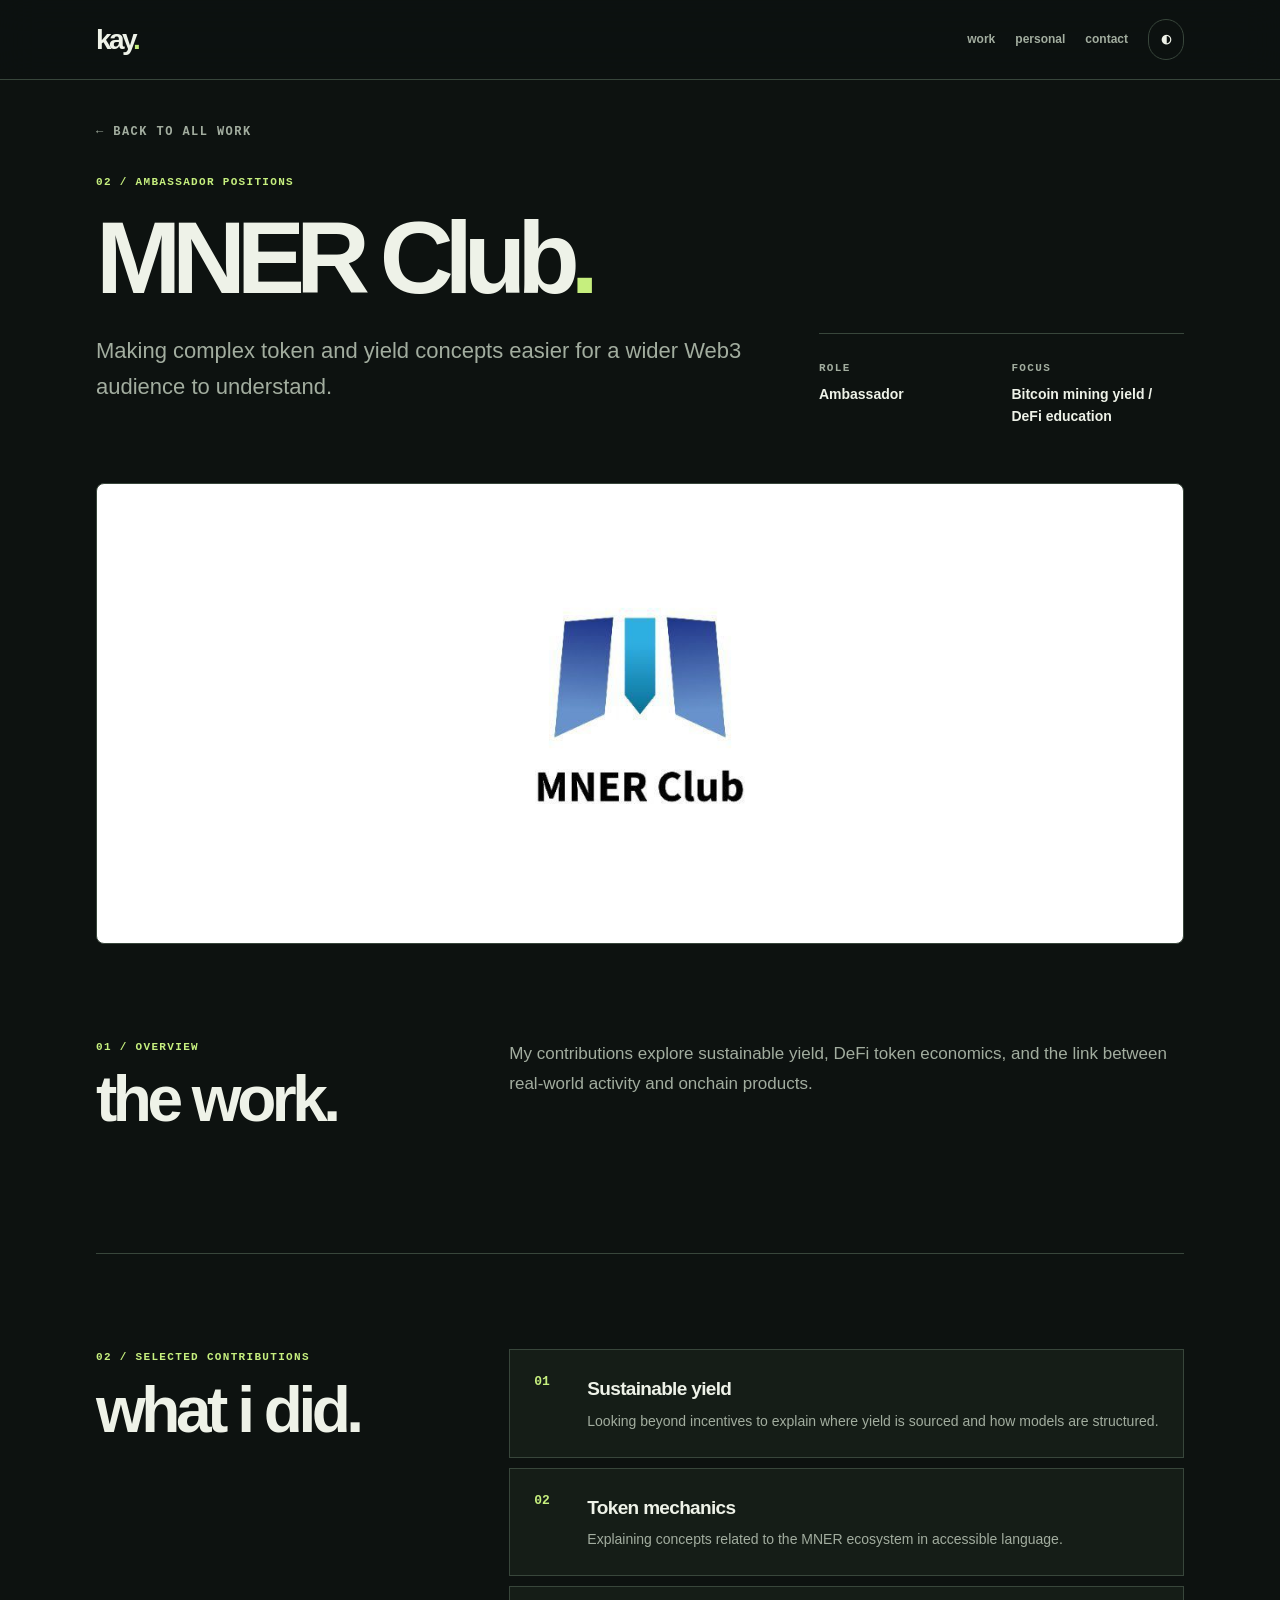
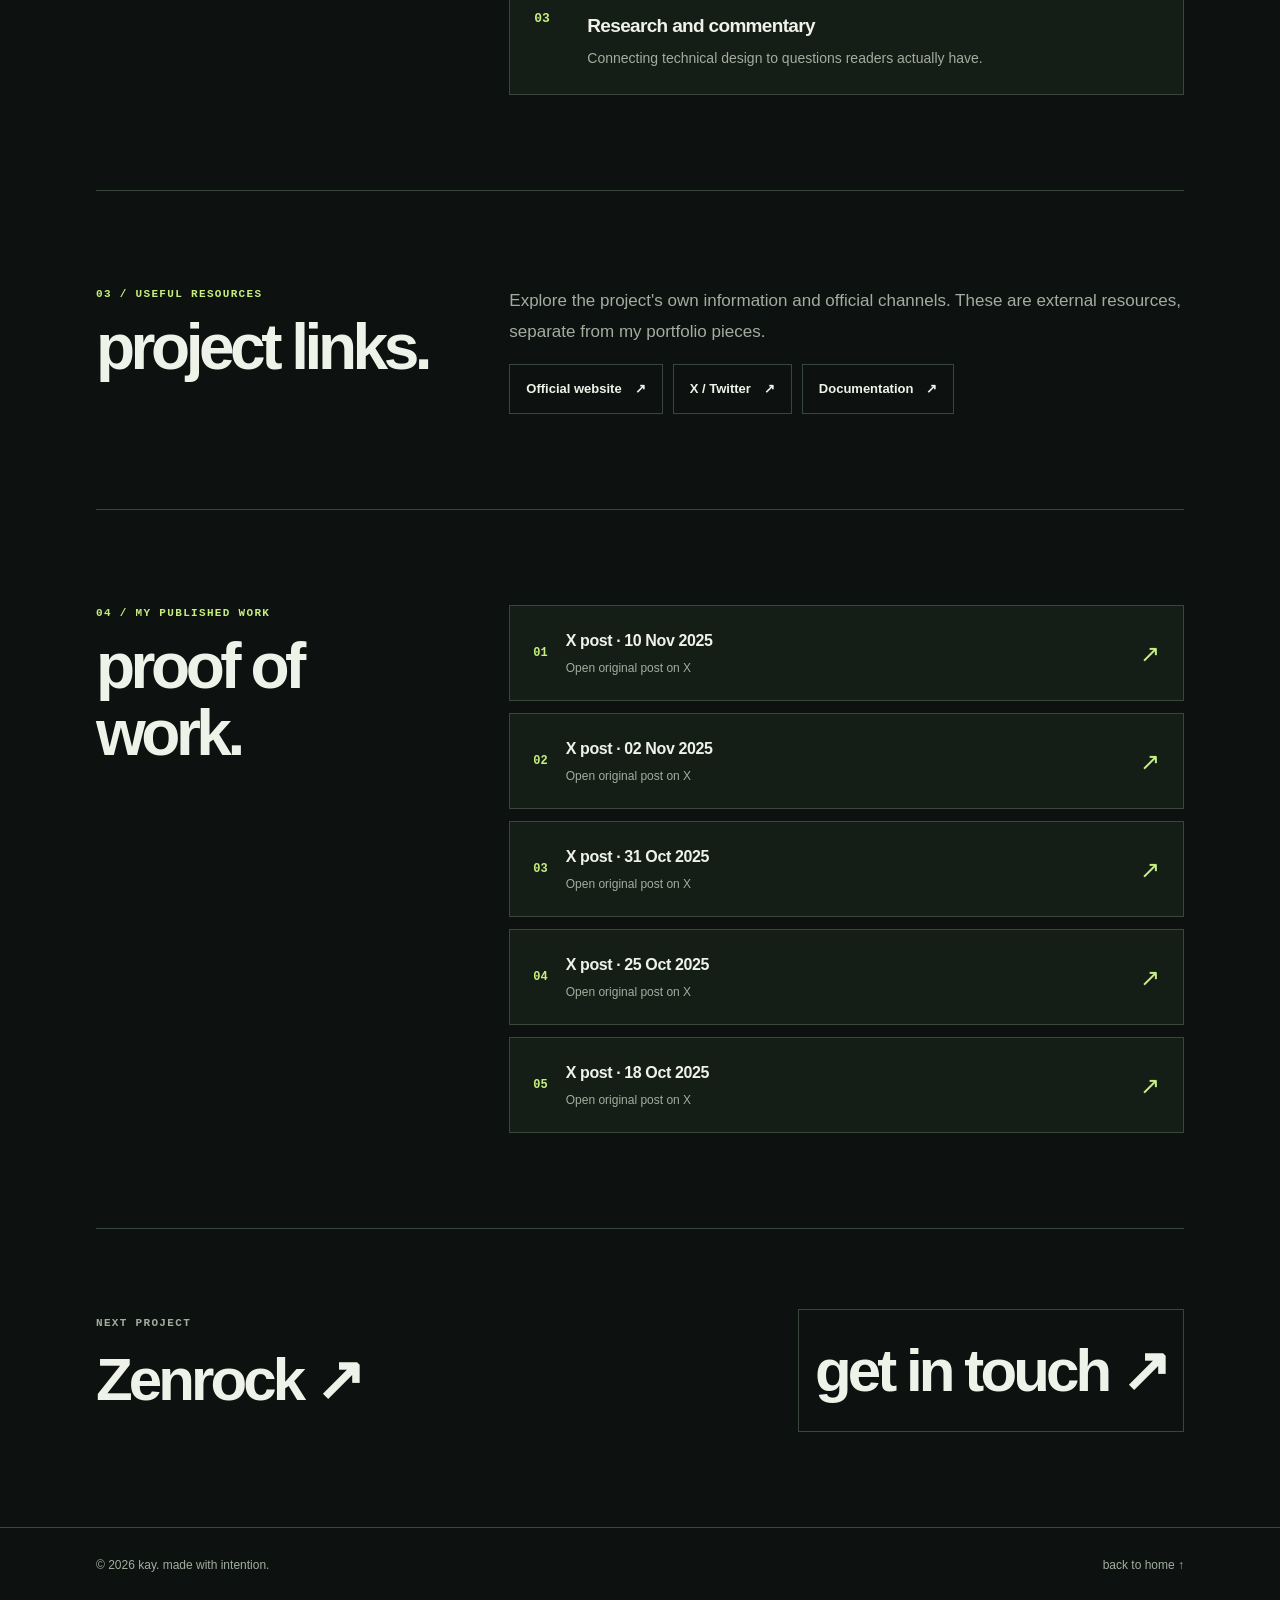
<file: work/mner-club/index.html>
<!DOCTYPE html>

<html lang="en"><head><meta charset="utf-8"/><meta content="width=device-width,initial-scale=1" name="viewport"/><meta content="MNER Club — selected work by Kay." name="description"/><meta content="#0d1210" name="theme-color"/><title>MNER Club — Kay's portfolio</title><link href="../../project.css" rel="stylesheet"/></head><body><header class="header"><div class="wrap nav"><a aria-label="Kay home" class="logo" href="../../">kay<span>.</span></a><nav aria-label="Main navigation" class="navlinks"><a href="../../#work">work</a><a href="../../#personal">personal</a><a href="../../#contact">contact</a><button aria-label="Toggle light and dark mode" class="switch" id="theme" type="button">◐</button></nav></div></header><main class="wrap"><a class="back mono" href="../../#work">← back to all work</a><section class="topgrid"><div><div class="mono accent">02 / ambassador positions</div><h1 class="title">MNER Club<span class="accent">.</span></h1><p class="intro">Making complex token and yield concepts easier for a wider Web3 audience to understand.</p></div><div class="meta"><div><span class="mono muted">role</span><strong>Ambassador</strong></div><div><span class="mono muted">focus</span><strong>Bitcoin mining yield / DeFi education</strong></div></div></section><div class="imageframe logo"><img alt="Blue MNER Club logo on a white background" src="../../assets/mner-club.jpg"/></div><section class="cols"><div><div class="mono accent">01 / overview</div><h2>the work.</h2></div><div><p class="bodycopy">My contributions explore sustainable yield, DeFi token economics, and the link between real-world activity and onchain products.</p></div></section><section class="cols"><div><div class="mono accent">02 / selected contributions</div><h2>what i did.</h2></div><div class="items"><article class="item"><span class="num">01</span><div><h3>Sustainable yield</h3><p>Looking beyond incentives to explain where yield is sourced and how models are structured.</p></div></article><article class="item"><span class="num">02</span><div><h3>Token mechanics</h3><p>Explaining concepts related to the MNER ecosystem in accessible language.</p></div></article><article class="item"><span class="num">03</span><div><h3>Research and commentary</h3><p>Connecting technical design to questions readers actually have.</p></div></article></div></section><section class="cols"><div><div class="mono accent">03 / useful resources</div><h2>project links.</h2></div><div><p class="bodycopy">Explore the project's own information and official channels. These are external resources, separate from my portfolio pieces.</p><div class="links"><a class="out" href="https://www.mner.club/" rel="noopener noreferrer" target="_blank">Official website <span aria-hidden="true">↗</span></a><a class="out" href="https://x.com/mner_club" rel="noopener noreferrer" target="_blank">X / Twitter <span aria-hidden="true">↗</span></a><a class="out" href="https://docs.mner.club/" rel="noopener noreferrer" target="_blank">Documentation <span aria-hidden="true">↗</span></a></div></div></section><section class="cols"><div><div class="mono accent">04 / my published work</div><h2>proof of work.</h2></div><div class="posts-list"><a aria-label="View X post dated 10 November 2025 in new tab" class="post-card" href="https://x.com/Yuiopuyaa/status/1987691529880715610" rel="noopener noreferrer" target="_blank"><span class="post-num">01</span><span class="post-main"><strong>X post · 10 Nov 2025</strong><small>Open original post on X</small></span><span aria-hidden="true" class="post-arrow">↗</span></a><a aria-label="View X post dated 02 November 2025 in new tab" class="post-card" href="https://x.com/Yuiopuyaa/status/1984914080679809201" rel="noopener noreferrer" target="_blank"><span class="post-num">02</span><span class="post-main"><strong>X post · 02 Nov 2025</strong><small>Open original post on X</small></span><span aria-hidden="true" class="post-arrow">↗</span></a><a aria-label="View X post dated 31 October 2025 in new tab" class="post-card" href="https://x.com/Yuiopuyaa/status/1984136410056491115" rel="noopener noreferrer" target="_blank"><span class="post-num">03</span><span class="post-main"><strong>X post · 31 Oct 2025</strong><small>Open original post on X</small></span><span aria-hidden="true" class="post-arrow">↗</span></a><a aria-label="View X post dated 25 October 2025 in new tab" class="post-card" href="https://x.com/Yuiopuyaa/status/1982163068919652470" rel="noopener noreferrer" target="_blank"><span class="post-num">04</span><span class="post-main"><strong>X post · 25 Oct 2025</strong><small>Open original post on X</small></span><span aria-hidden="true" class="post-arrow">↗</span></a><a aria-label="View X post dated 18 October 2025 in new tab" class="post-card" href="https://x.com/Yuiopuyaa/status/1979466900653641853" rel="noopener noreferrer" target="_blank"><span class="post-num">05</span><span class="post-main"><strong>X post · 18 Oct 2025</strong><small>Open original post on X</small></span><span aria-hidden="true" class="post-arrow">↗</span></a></div></section><div class="next"><div><div class="mono muted">next project</div><a href="../../work/zenrock/">Zenrock ↗</a></div><a class="out" href="../../#contact">get in touch ↗</a></div></main><footer><div class="wrap foot"><span>© <span id="year"></span> kay. made with intention.</span><a href="../../">back to home ↑</a></div></footer><script>(()=>{document.getElementById('year').textContent=new Date().getFullYear();const btn=document.getElementById('theme');let theme='dark';try{theme=localStorage.getItem('kay-theme')==='light'?'light':'dark'}catch(e){}function apply(){document.documentElement.dataset.theme=theme;btn.setAttribute('aria-label',theme==='dark'?'Switch to light theme':'Switch to dark theme')}apply();btn.addEventListener('click',()=>{theme=theme==='dark'?'light':'dark';apply();try{localStorage.setItem('kay-theme',theme)}catch(e){}})})()</script></body></html>
</file>
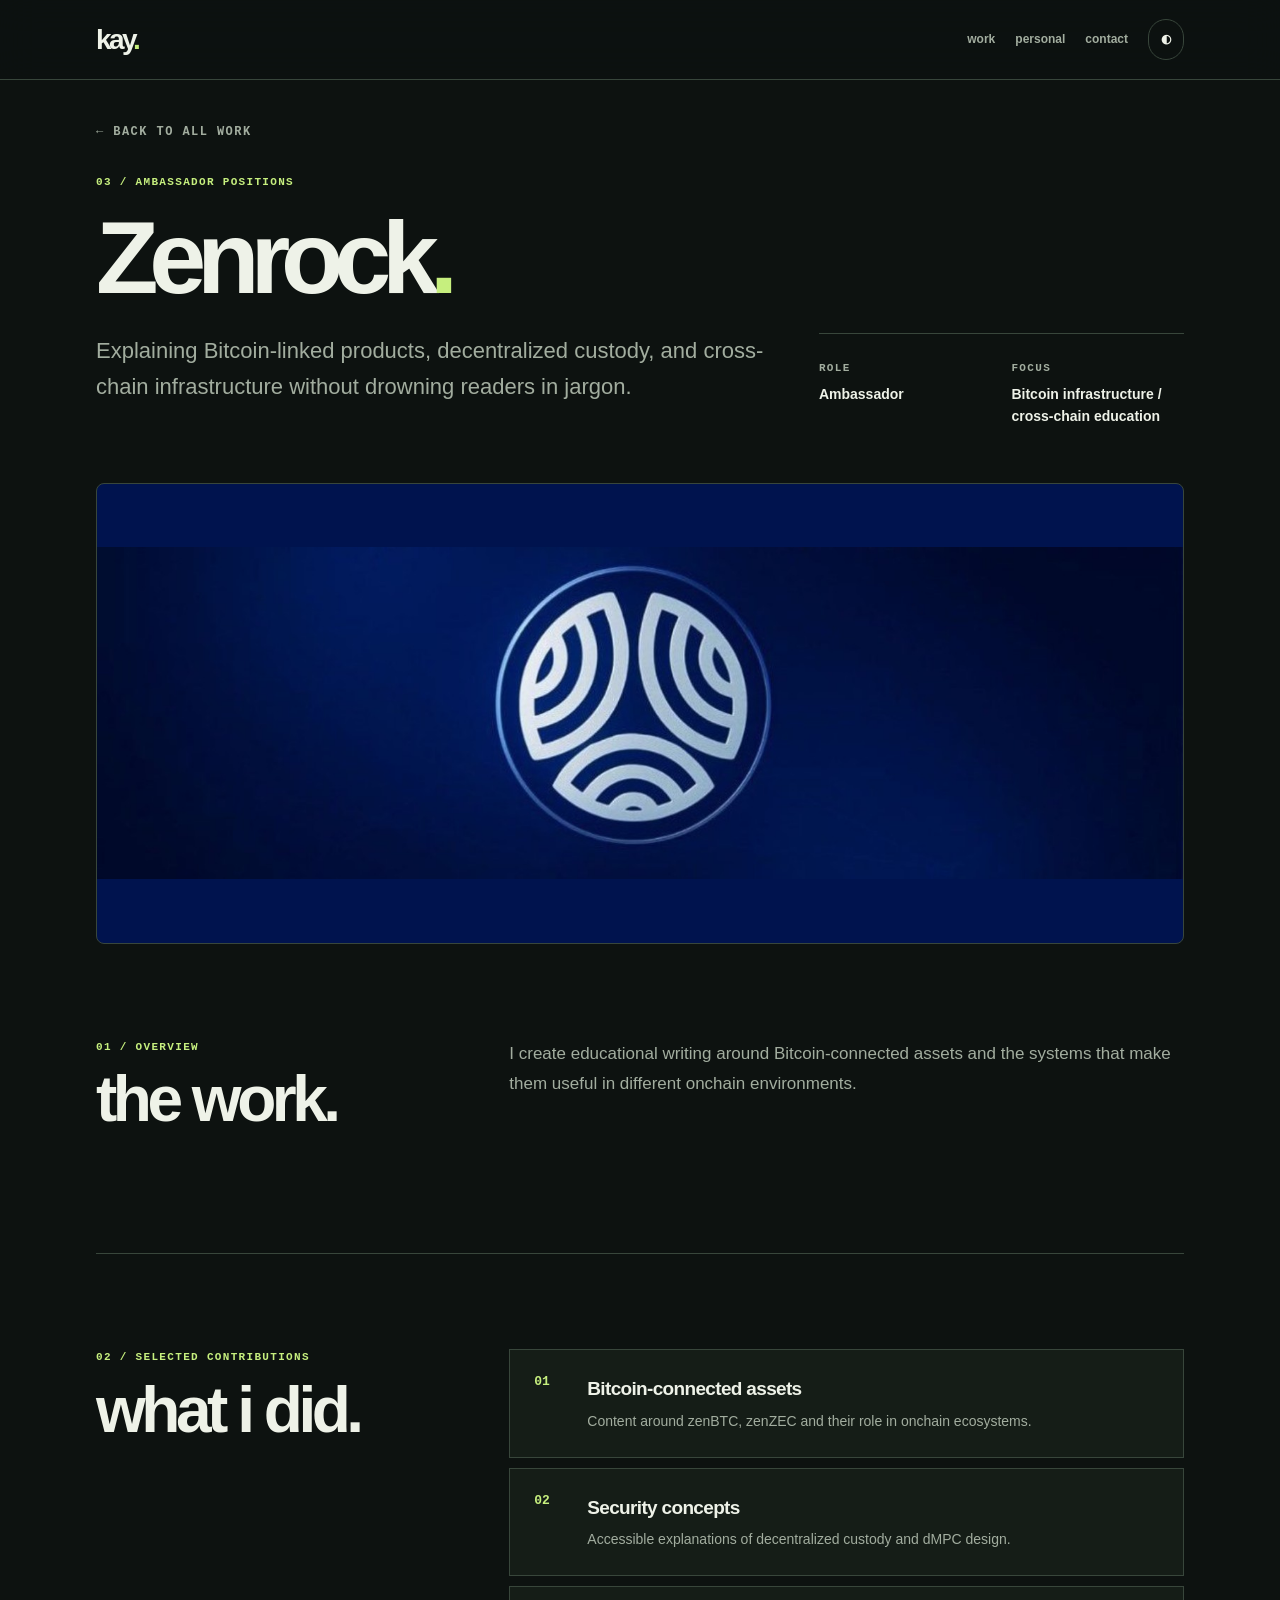
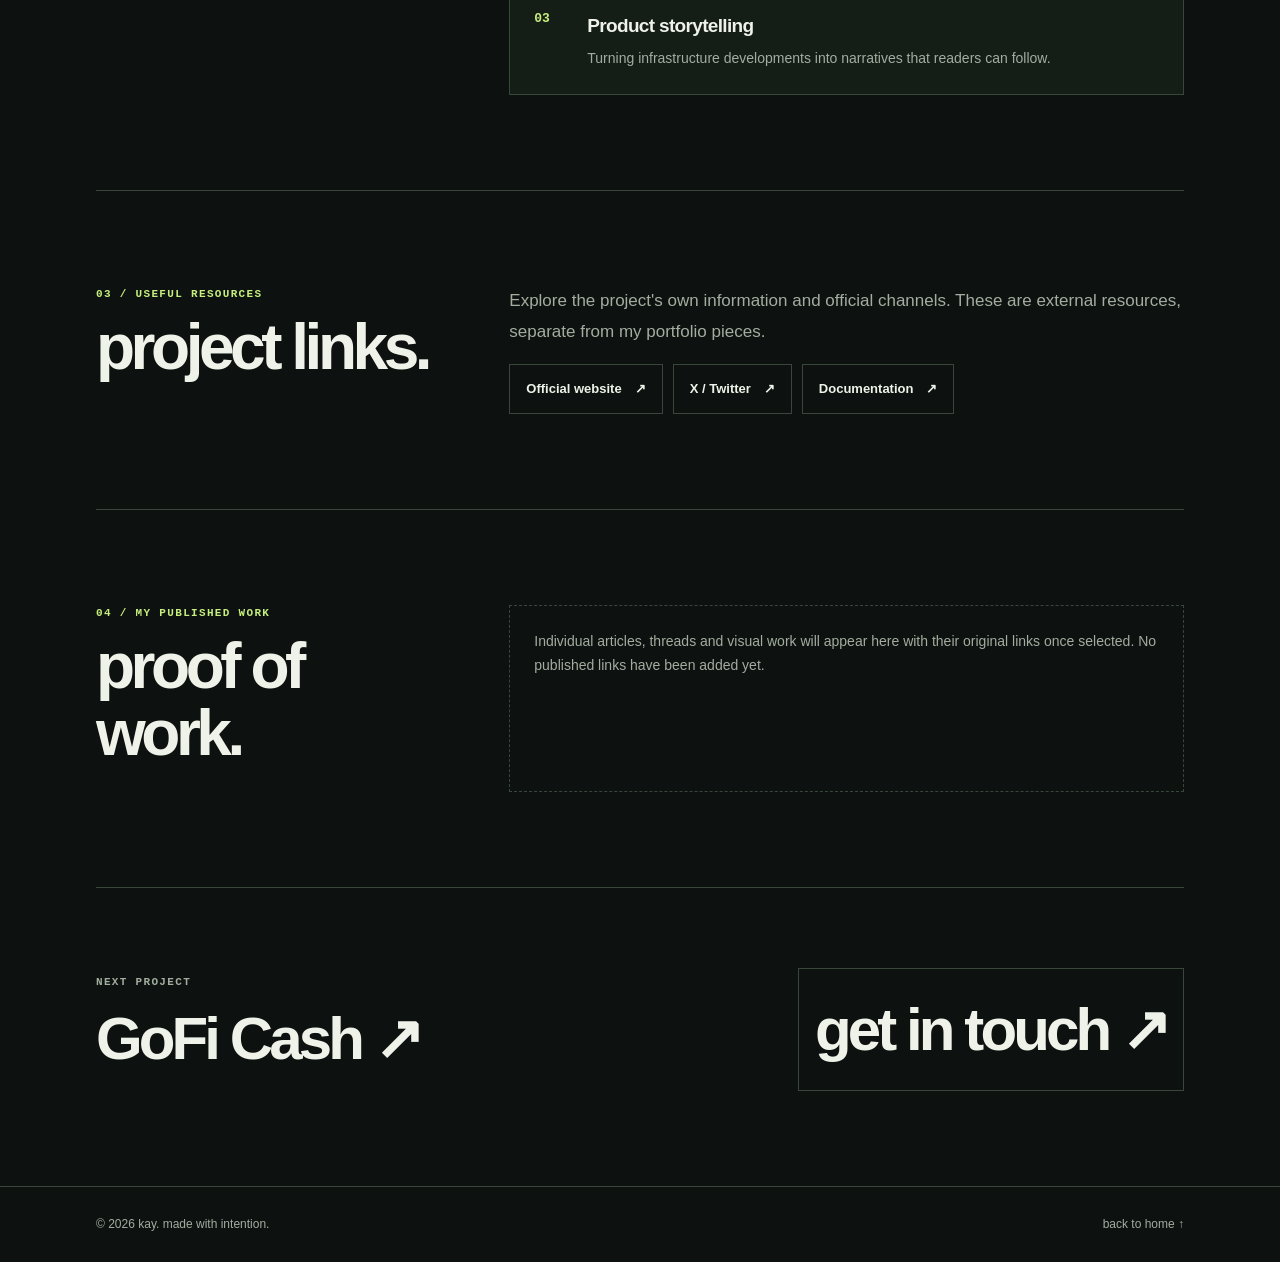
<file: work/zenrock/index.html>
<!doctype html><html lang="en"><head><meta charset="utf-8"><meta name="viewport" content="width=device-width,initial-scale=1"><meta name="description" content="Zenrock — selected work by Kay."><meta name="theme-color" content="#0d1210"><title>Zenrock — Kay's portfolio</title><link rel="stylesheet" href="../../project.css"></head><body><header class="header"><div class="wrap nav"><a class="logo" href="../../" aria-label="Kay home">kay<span>.</span></a><nav class="navlinks" aria-label="Main navigation"><a href="../../#work">work</a><a href="../../#personal">personal</a><a href="../../#contact">contact</a><button class="switch" id="theme" type="button" aria-label="Toggle light and dark mode">◐</button></nav></div></header><main class="wrap"><a class="back mono" href="../../#work">← back to all work</a><section class="topgrid"><div><div class="mono accent">03 / ambassador positions</div><h1 class="title">Zenrock<span class="accent">.</span></h1><p class="intro">Explaining Bitcoin-linked products, decentralized custody, and cross-chain infrastructure without drowning readers in jargon.</p></div><div class="meta"><div><span class="mono muted">role</span><strong>Ambassador</strong></div><div><span class="mono muted">focus</span><strong>Bitcoin infrastructure / cross-chain education</strong></div></div></section><div class="imageframe wide"><img src="../../assets/zenrock.jpg" alt="Zenrock emblem on a blue panoramic brand banner"></div><section class="cols"><div><div class="mono accent">01 / overview</div><h2>the work.</h2></div><div><p class="bodycopy">I create educational writing around Bitcoin-connected assets and the systems that make them useful in different onchain environments.</p></div></section><section class="cols"><div><div class="mono accent">02 / selected contributions</div><h2>what i did.</h2></div><div class="items"><article class="item"><span class="num">01</span><div><h3>Bitcoin-connected assets</h3><p>Content around zenBTC, zenZEC and their role in onchain ecosystems.</p></div></article><article class="item"><span class="num">02</span><div><h3>Security concepts</h3><p>Accessible explanations of decentralized custody and dMPC design.</p></div></article><article class="item"><span class="num">03</span><div><h3>Product storytelling</h3><p>Turning infrastructure developments into narratives that readers can follow.</p></div></article></div></section><section class="cols"><div><div class="mono accent">03 / useful resources</div><h2>project links.</h2></div><div><p class="bodycopy">Explore the project's own information and official channels. These are external resources, separate from my portfolio pieces.</p><div class="links"><a class="out" href="https://zenrocklabs.io/" target="_blank" rel="noopener noreferrer">Official website <span aria-hidden="true">↗</span></a><a class="out" href="https://x.com/Zenrock" target="_blank" rel="noopener noreferrer">X / Twitter <span aria-hidden="true">↗</span></a><a class="out" href="https://docs.zenrocklabs.io/" target="_blank" rel="noopener noreferrer">Documentation <span aria-hidden="true">↗</span></a></div></div></section><section class="cols"><div><div class="mono accent">04 / my published work</div><h2>proof of work.</h2></div><div class="sample-note">Individual articles, threads and visual work will appear here with their original links once selected. No published links have been added yet.</div></section><div class="next"><div><div class="mono muted">next project</div><a href="../../personal/gofi-cash/">GoFi Cash ↗</a></div><a class="out" href="../../#contact">get in touch ↗</a></div></main><footer><div class="wrap foot"><span>© <span id="year"></span> kay. made with intention.</span><a href="../../">back to home ↑</a></div></footer><script>(()=>{document.getElementById('year').textContent=new Date().getFullYear();const btn=document.getElementById('theme');let theme='dark';try{theme=localStorage.getItem('kay-theme')==='light'?'light':'dark'}catch(e){}function apply(){document.documentElement.dataset.theme=theme;btn.setAttribute('aria-label',theme==='dark'?'Switch to light theme':'Switch to dark theme')}apply();btn.addEventListener('click',()=>{theme=theme==='dark'?'light':'dark';apply();try{localStorage.setItem('kay-theme',theme)}catch(e){}})})()</script></body></html>
</file>
<file: project.css>
:root{color-scheme:dark;--bg:#0d1210;--surface:#151d17;--surface2:#1a251d;--text:#eef2e8;--muted:#a2ad9f;--line:#38463b;--accent:#c6ef7e;--grid:#ffffff0a}html[data-theme=light]{color-scheme:light;--bg:#f3f3ea;--surface:#fffef8;--surface2:#e8eddf;--text:#1a271d;--muted:#617062;--line:#c5d0c1;--accent:#597d29;--grid:#1830190a}*{box-sizing:border-box}html{scroll-behavior:smooth}body{margin:0;background:var(--bg);color:var(--text);font-family:Inter,'Segoe UI',Arial,sans-serif;line-height:1.55;transition:background .25s,color .25s}a{color:inherit;text-decoration:none}button{font:inherit;cursor:pointer}a:focus-visible,button:focus-visible{outline:2px solid var(--accent);outline-offset:4px}.wrap{max-width:1216px;padding:0 clamp(22px,5vw,70px);margin:auto}.header{position:sticky;top:0;z-index:20;background:color-mix(in srgb,var(--bg) 88%,transparent);backdrop-filter:blur(18px);border-bottom:1px solid var(--line)}.nav{min-height:79px;display:flex;align-items:center;justify-content:space-between;gap:18px}.logo{font-size:28px;font-weight:850;letter-spacing:-.09em}.logo span{color:var(--accent)}.navlinks{display:flex;align-items:center;gap:20px;font-size:12px;font-weight:650}.navlinks>a{color:var(--muted)}.navlinks>a:hover{color:var(--accent)}.switch{background:transparent;color:var(--text);border:1px solid var(--line);border-radius:99px;padding:10px 12px}.mono{font:700 11px/1.6 'Courier New',monospace;letter-spacing:.12em;text-transform:uppercase}.accent{color:var(--accent)}.muted{color:var(--muted)}.back{display:inline-block;margin:43px 0 32px;color:var(--muted);font-size:12px}.back:hover{color:var(--accent)}.topgrid{display:grid;grid-template-columns:minmax(0,1.3fr) minmax(260px,.7fr);gap:45px;align-items:end}.title{font-size:clamp(60px,8vw,118px);font-weight:810;line-height:.99;letter-spacing:-.09em;margin:15px 0 25px}.intro{font-size:clamp(18px,2vw,22px);line-height:1.65;color:var(--muted);max-width:720px}.meta{border-top:1px solid var(--line);padding-top:20px;display:grid;grid-template-columns:1fr 1fr;gap:20px}.meta strong{display:block;font-size:14px;font-weight:650;margin-top:6px}.imageframe{margin-top:55px;display:flex;align-items:center;justify-content:center;min-height:clamp(245px,36vw,480px);overflow:hidden;background:linear-gradient(135deg,#131d1a,#1a223d);border:1px solid var(--line);border-radius:8px}.imageframe img{width:100%;height:auto;max-height:480px;object-fit:contain;display:block}.imageframe.logo{background:#fff}.imageframe.logo img{max-height:350px;width:min(60%,360px)}.imageframe.wide{background:#00134e}.imageframe.wide img{width:100%}.imageframe.noimage{background:radial-gradient(circle at 60% 40%,#344e34 0,#15251d 45%,#0d1713 100%);font:800 clamp(50px,8vw,110px)/1 Inter,Arial,sans-serif;letter-spacing:-.07em;color:#e3f1d9}.cols{display:grid;grid-template-columns:minmax(230px,.7fr) minmax(0,1.3fr);gap:50px;padding:95px 0;border-bottom:1px solid var(--line)}h2{font-size:clamp(40px,5vw,65px);letter-spacing:-.07em;line-height:1.05;margin:10px 0 25px}.bodycopy{font-size:17px;color:var(--muted);line-height:1.8;max-width:700px;margin-top:0}.items{display:grid;gap:10px}.item{background:var(--surface);border:1px solid var(--line);padding:24px;display:grid;grid-template-columns:38px 1fr;gap:15px;transition:transform .2s,border-color .2s}.item:hover{border-color:var(--accent);transform:translateY(-3px)}.item .num{color:var(--accent);font:700 13px 'Courier New',monospace}.item h3{font-size:19px;margin:0 0 6px;letter-spacing:-.035em}.item p{color:var(--muted);font-size:14px;margin:0;line-height:1.65}.links{display:flex;flex-wrap:wrap;gap:10px}.out{padding:14px 16px;border:1px solid var(--line);display:inline-flex;align-items:center;gap:13px;font-size:13px;font-weight:650;transition:.2s}.out:hover{border-color:var(--accent);background:var(--surface2);color:var(--accent);transform:translateY(-3px)}.sample-note{padding:24px;border:1px dashed var(--line);color:var(--muted);line-height:1.7;font-size:14px}.next{padding:80px 0 95px;display:flex;justify-content:space-between;align-items:center;gap:24px}.next a{font-size:clamp(30px,5vw,60px);font-weight:750;letter-spacing:-.065em}.next a:hover{color:var(--accent)}footer{border-top:1px solid var(--line);padding:28px 0;font-size:12px;color:var(--muted)}.foot{display:flex;justify-content:space-between;gap:24px} @media(max-width:760px){.navlinks{gap:12px}.topgrid,.cols{grid-template-columns:1fr;gap:20px}.title{font-size:clamp(54px,11vw,92px)}.imageframe{margin-top:35px;min-height:220px}.cols{padding:65px 0}.meta{margin-top:15px}.next{align-items:start;flex-direction:column}.foot{flex-direction:column}.item{padding:18px}}@media(prefers-reduced-motion:reduce){*,*::before,*::after{scroll-behavior:auto!important;transition:none!important;animation:none!important}}

/* Selected published work */
.posts-list{display:grid;gap:12px}.post-card{display:flex;align-items:center;gap:18px;min-height:96px;background:var(--surface);border:1px solid var(--line);padding:20px 23px;transition:border-color .22s,transform .22s,background .22s}.post-card:hover{border-color:var(--accent);background:var(--surface2);transform:translateY(-3px)}.post-num{font:700 12px/1 'Courier New',monospace;color:var(--accent)}.post-main{display:grid;gap:6px;flex:1}.post-main strong{font-size:16px;letter-spacing:-.025em}.post-main small{color:var(--muted);font-size:12px}.post-arrow{font-size:24px;color:var(--accent)}@media(max-width:600px){.post-card{padding:16px;min-height:85px}}
</file>
